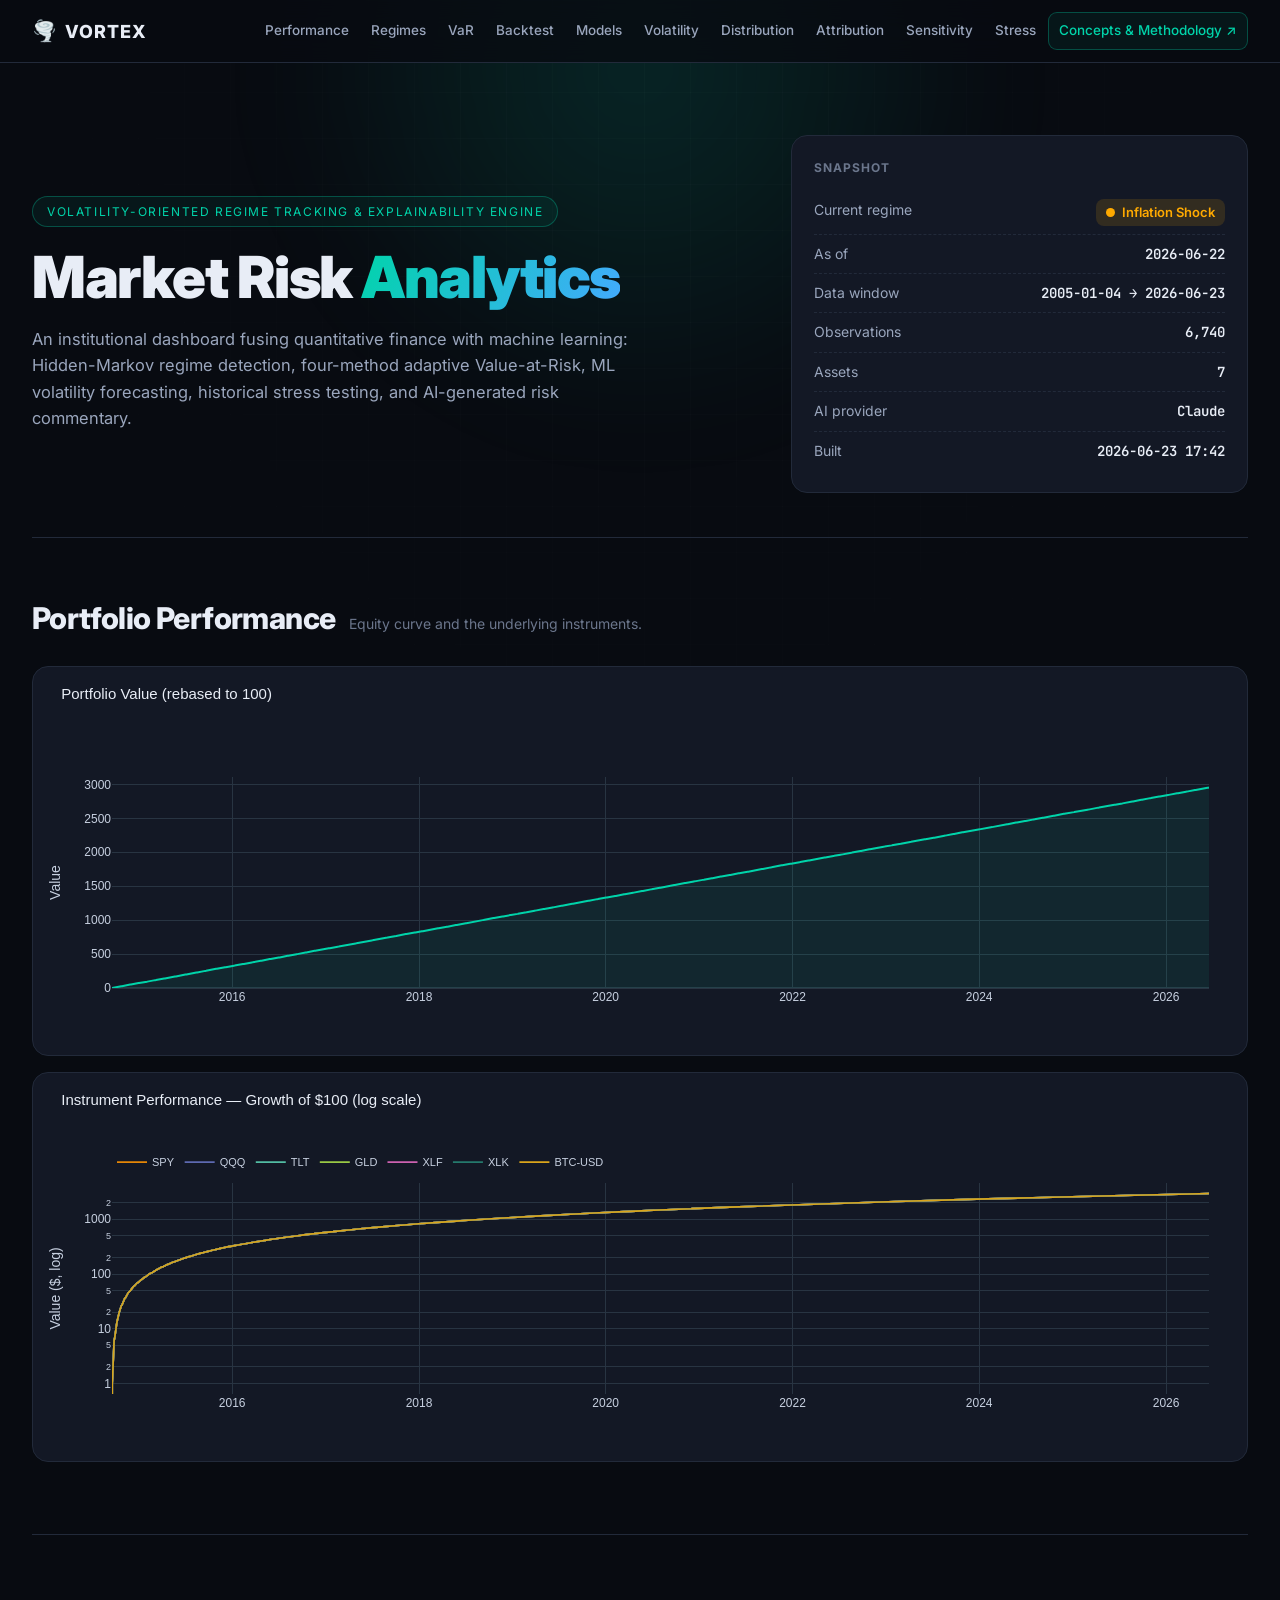
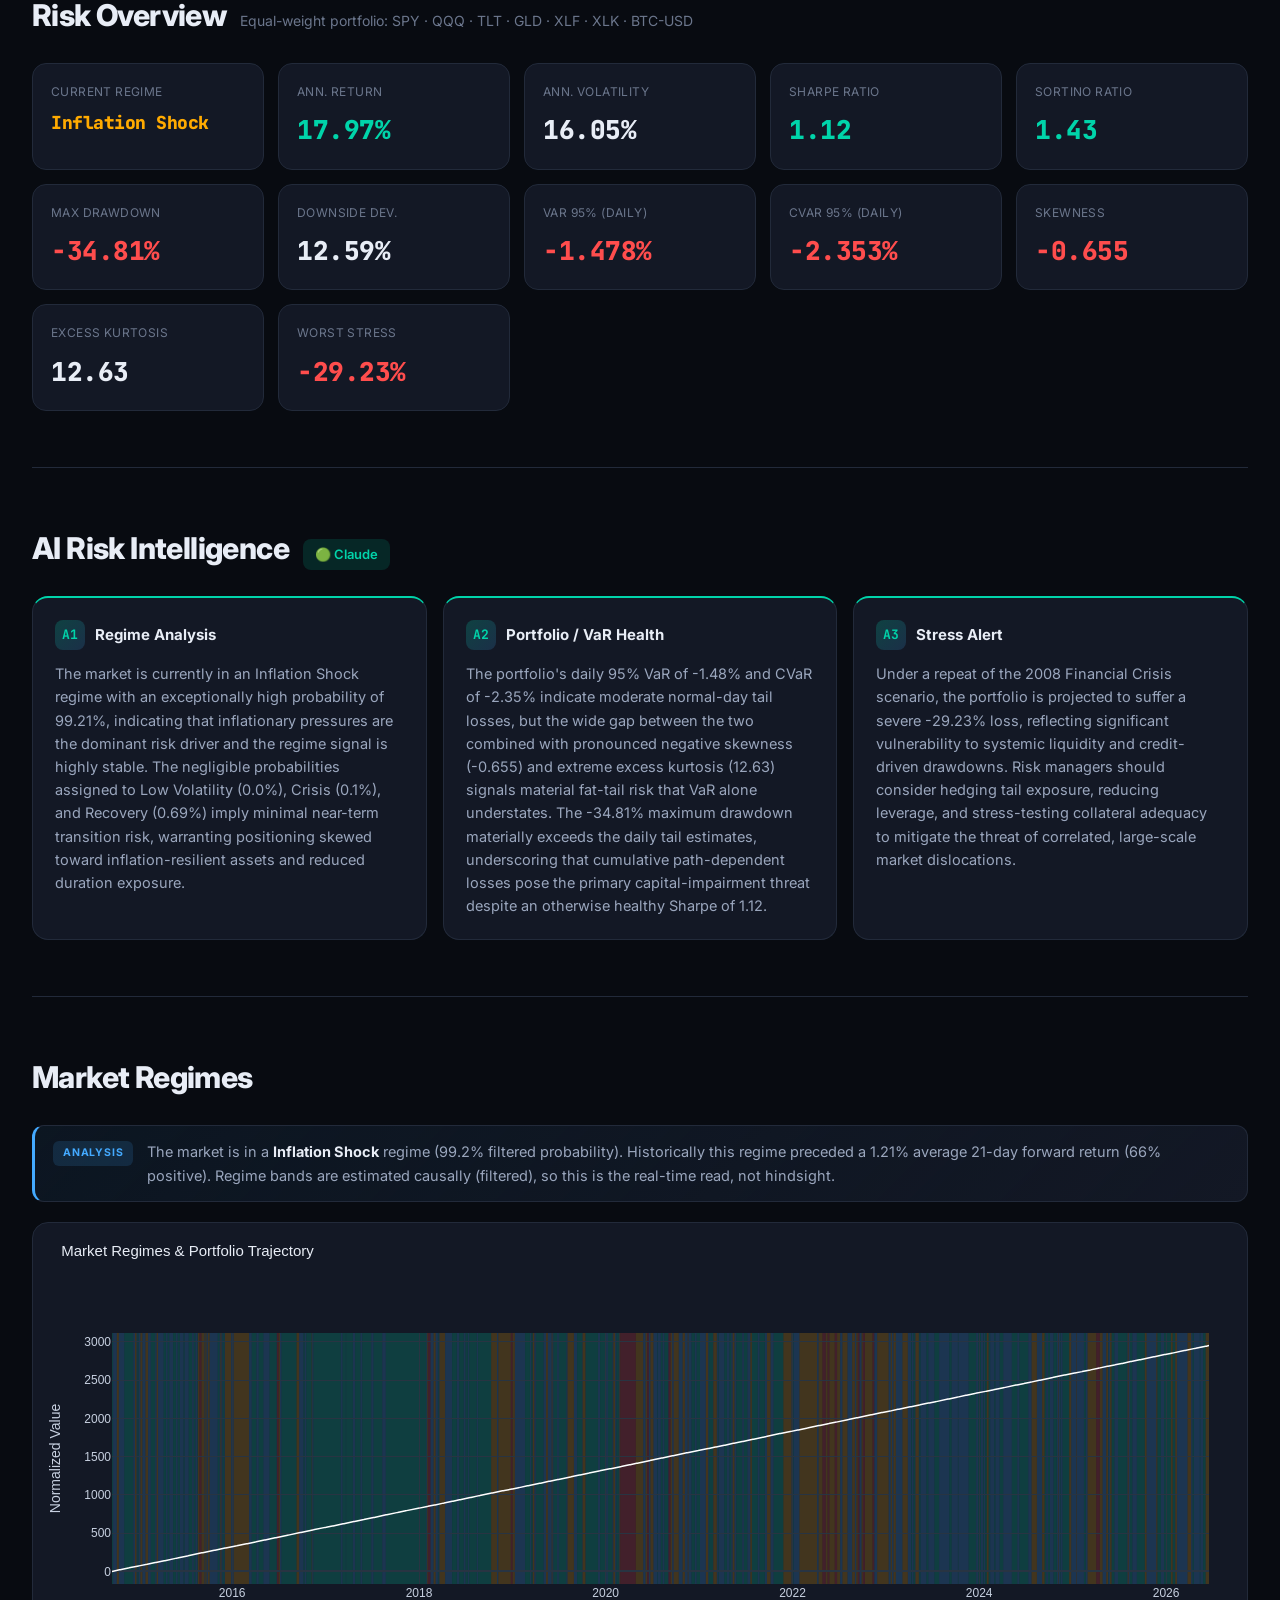
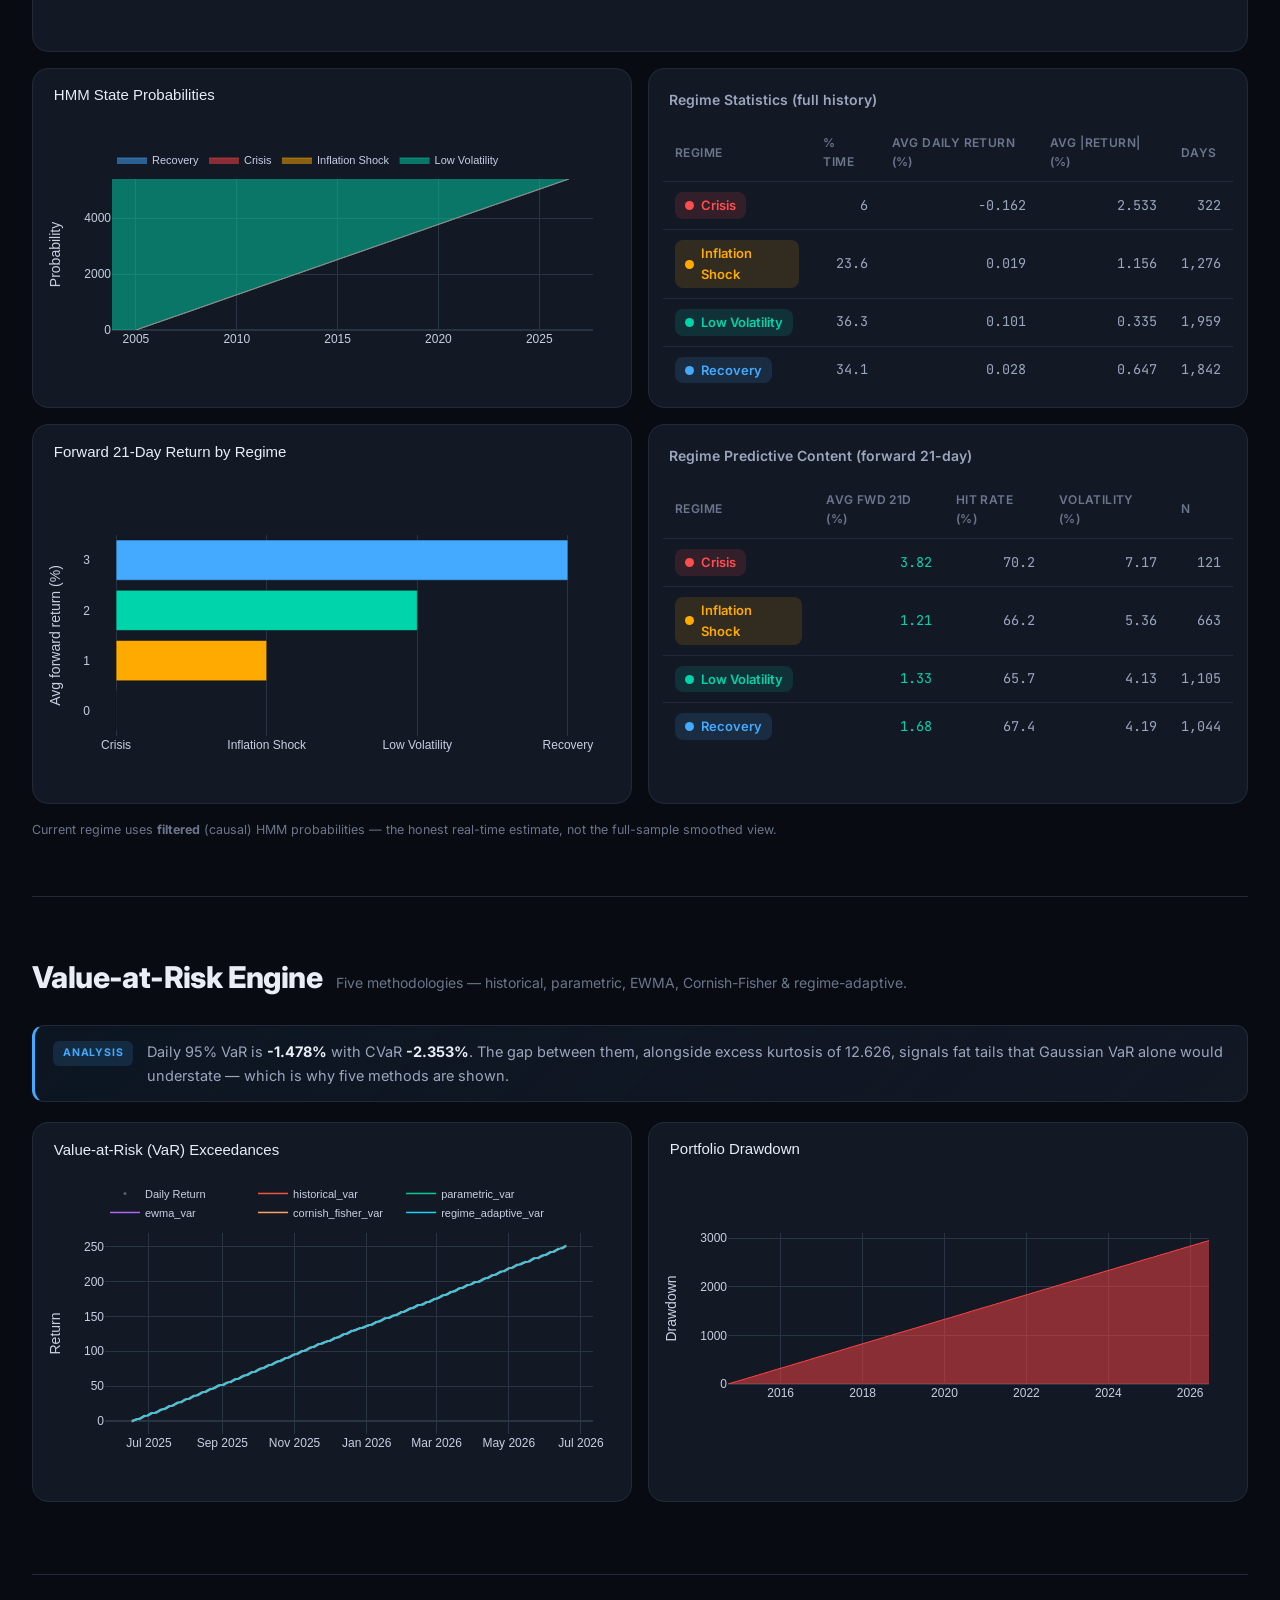
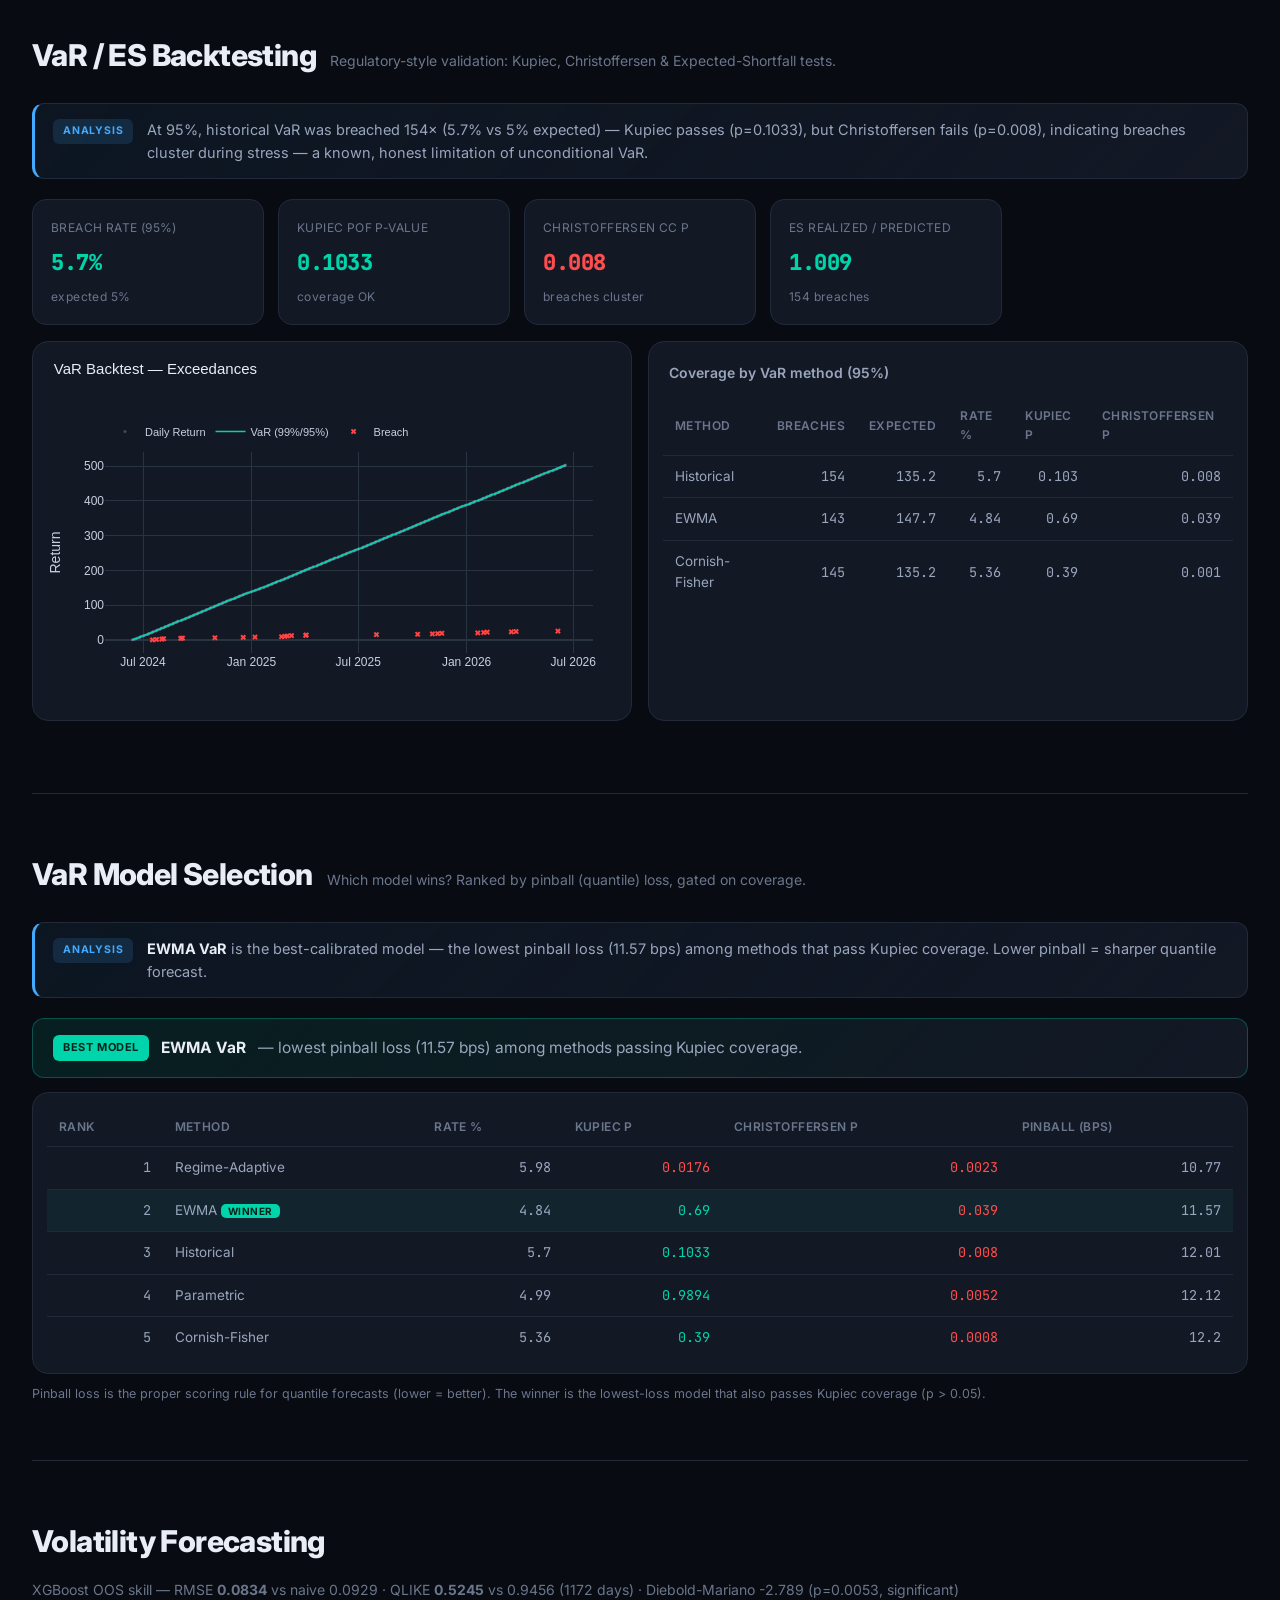
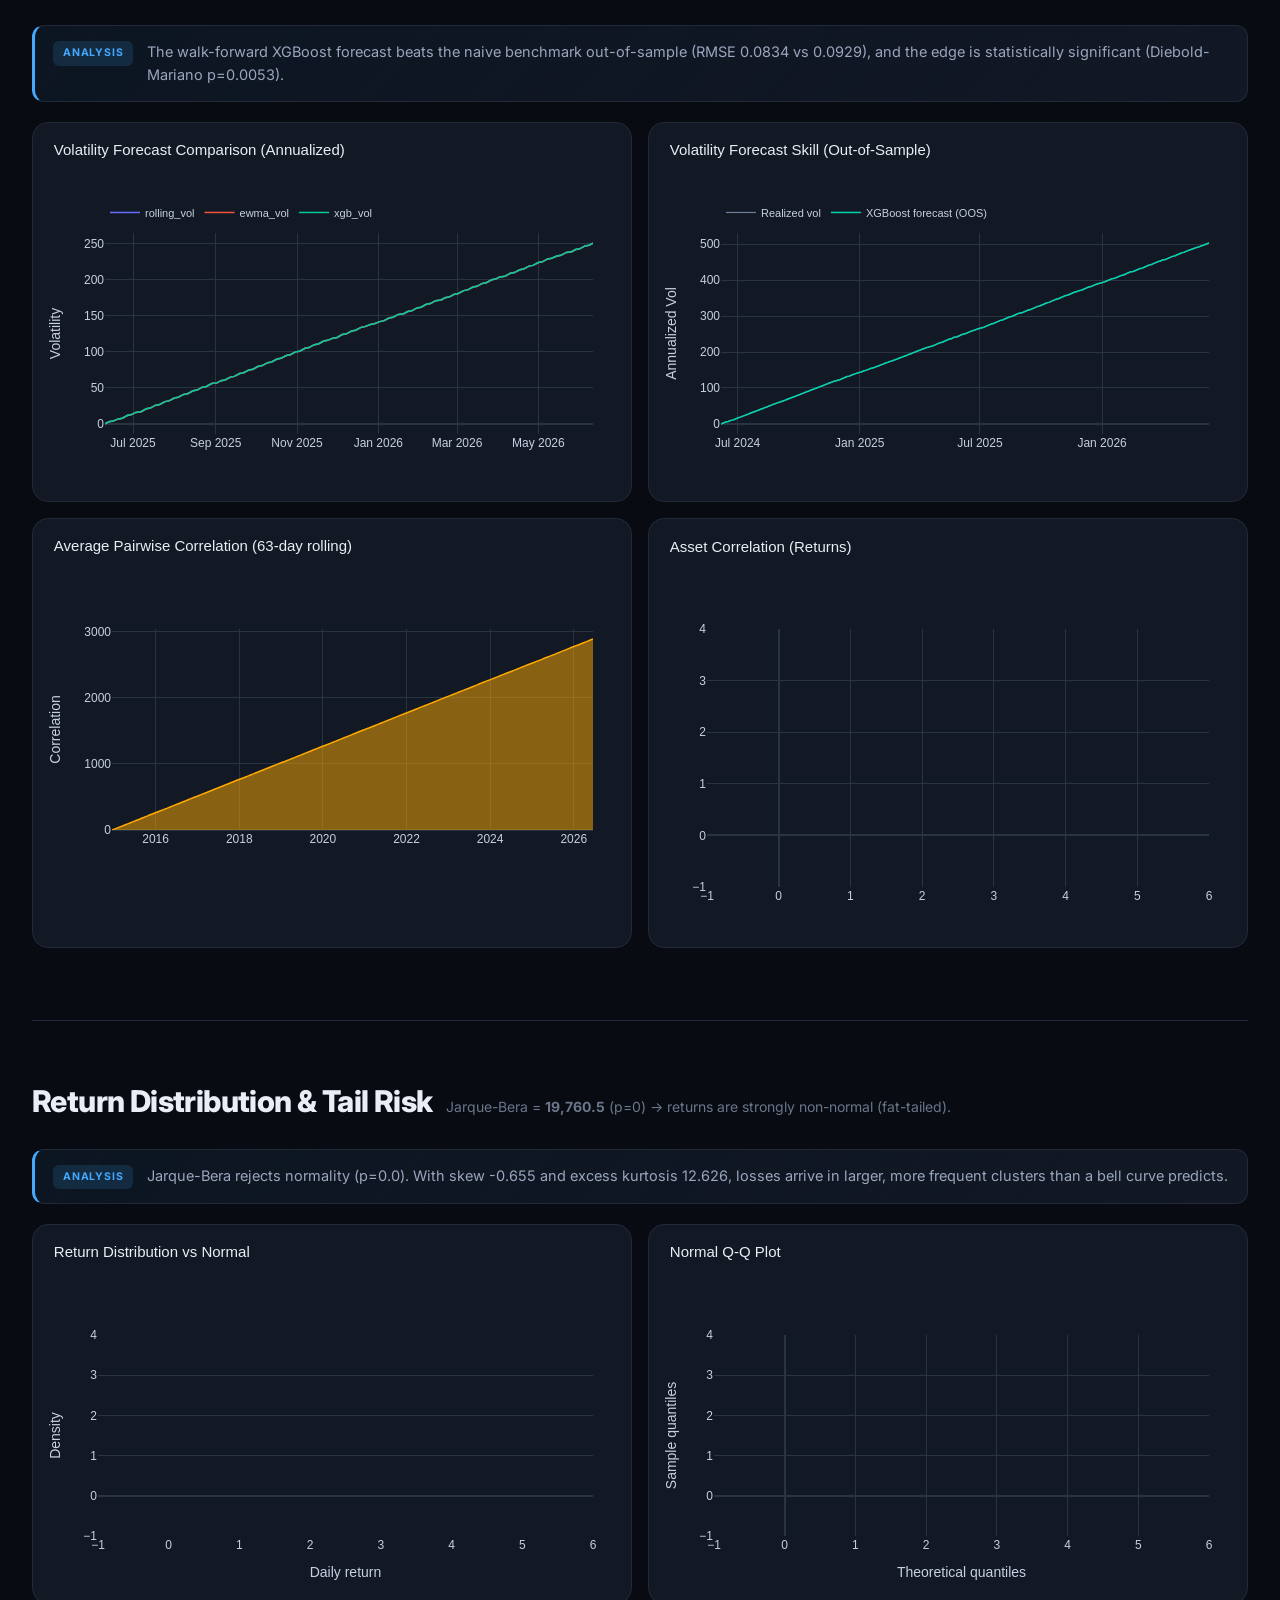
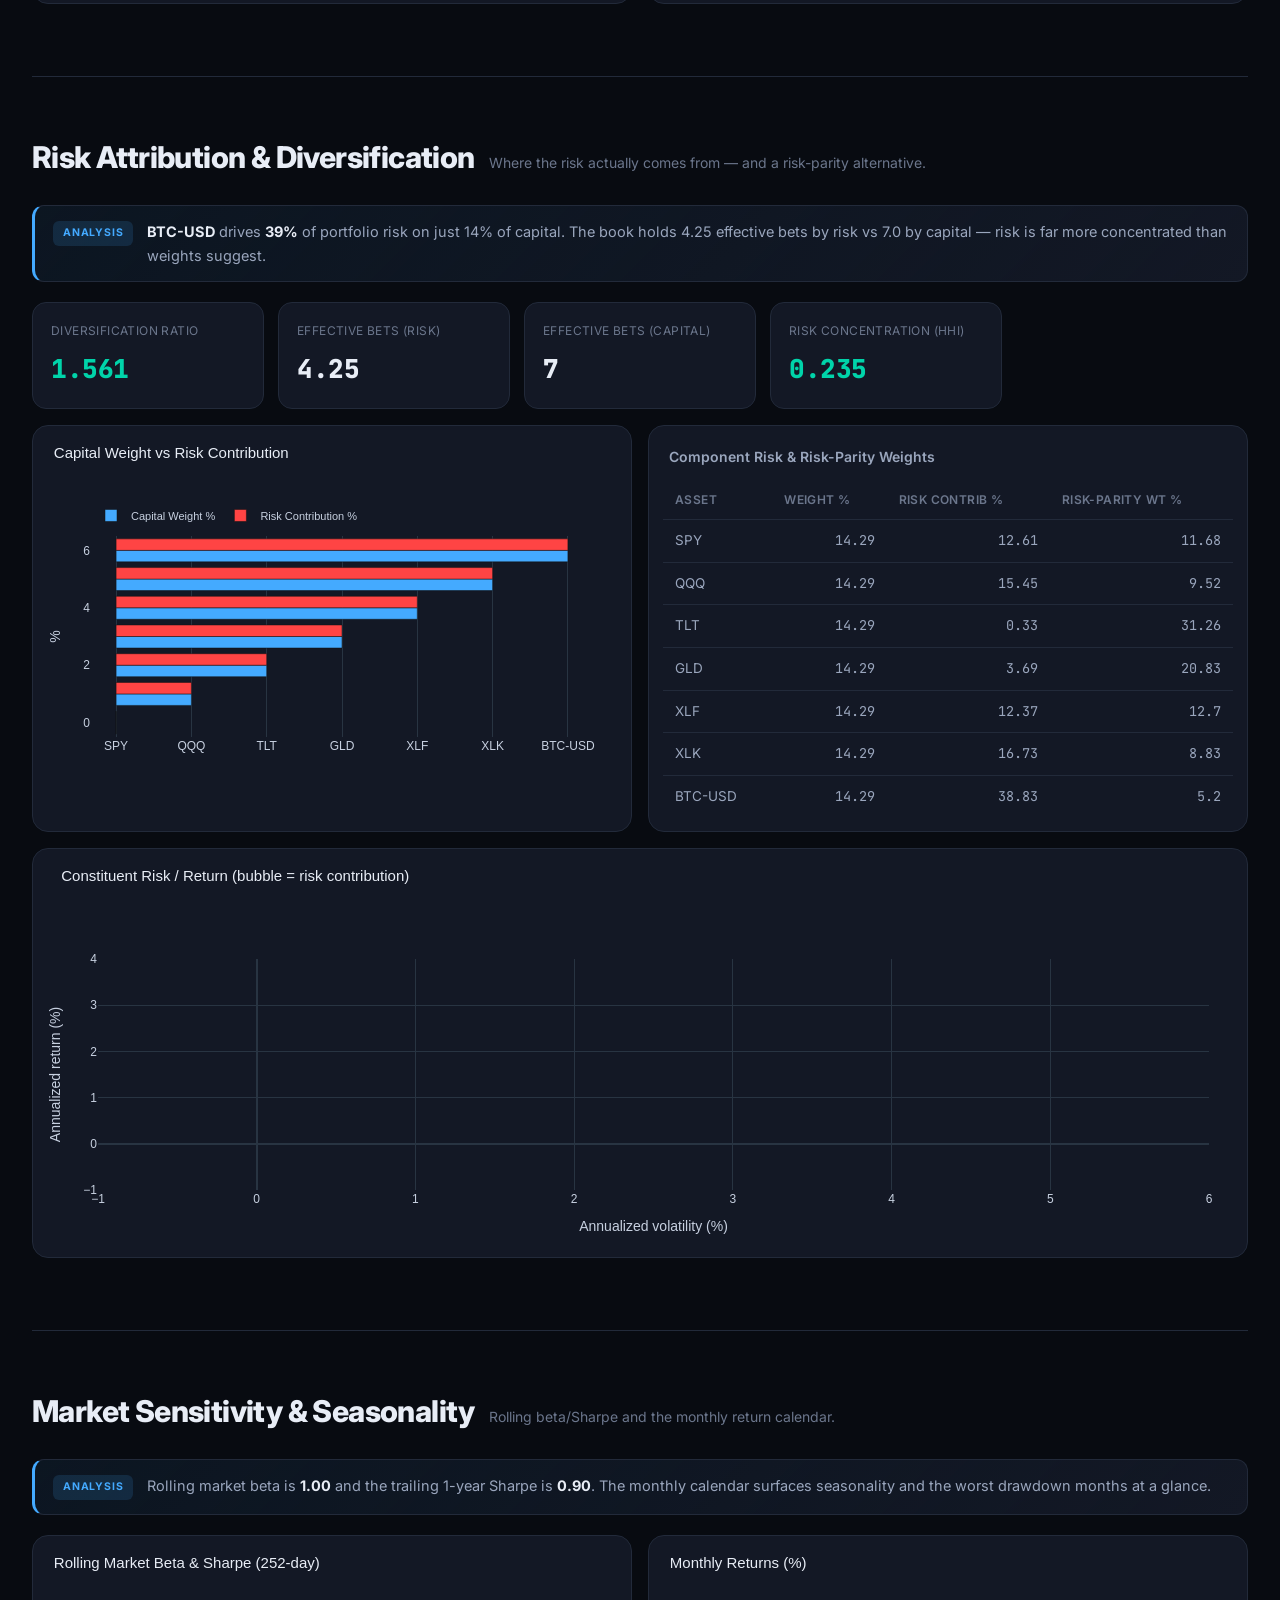
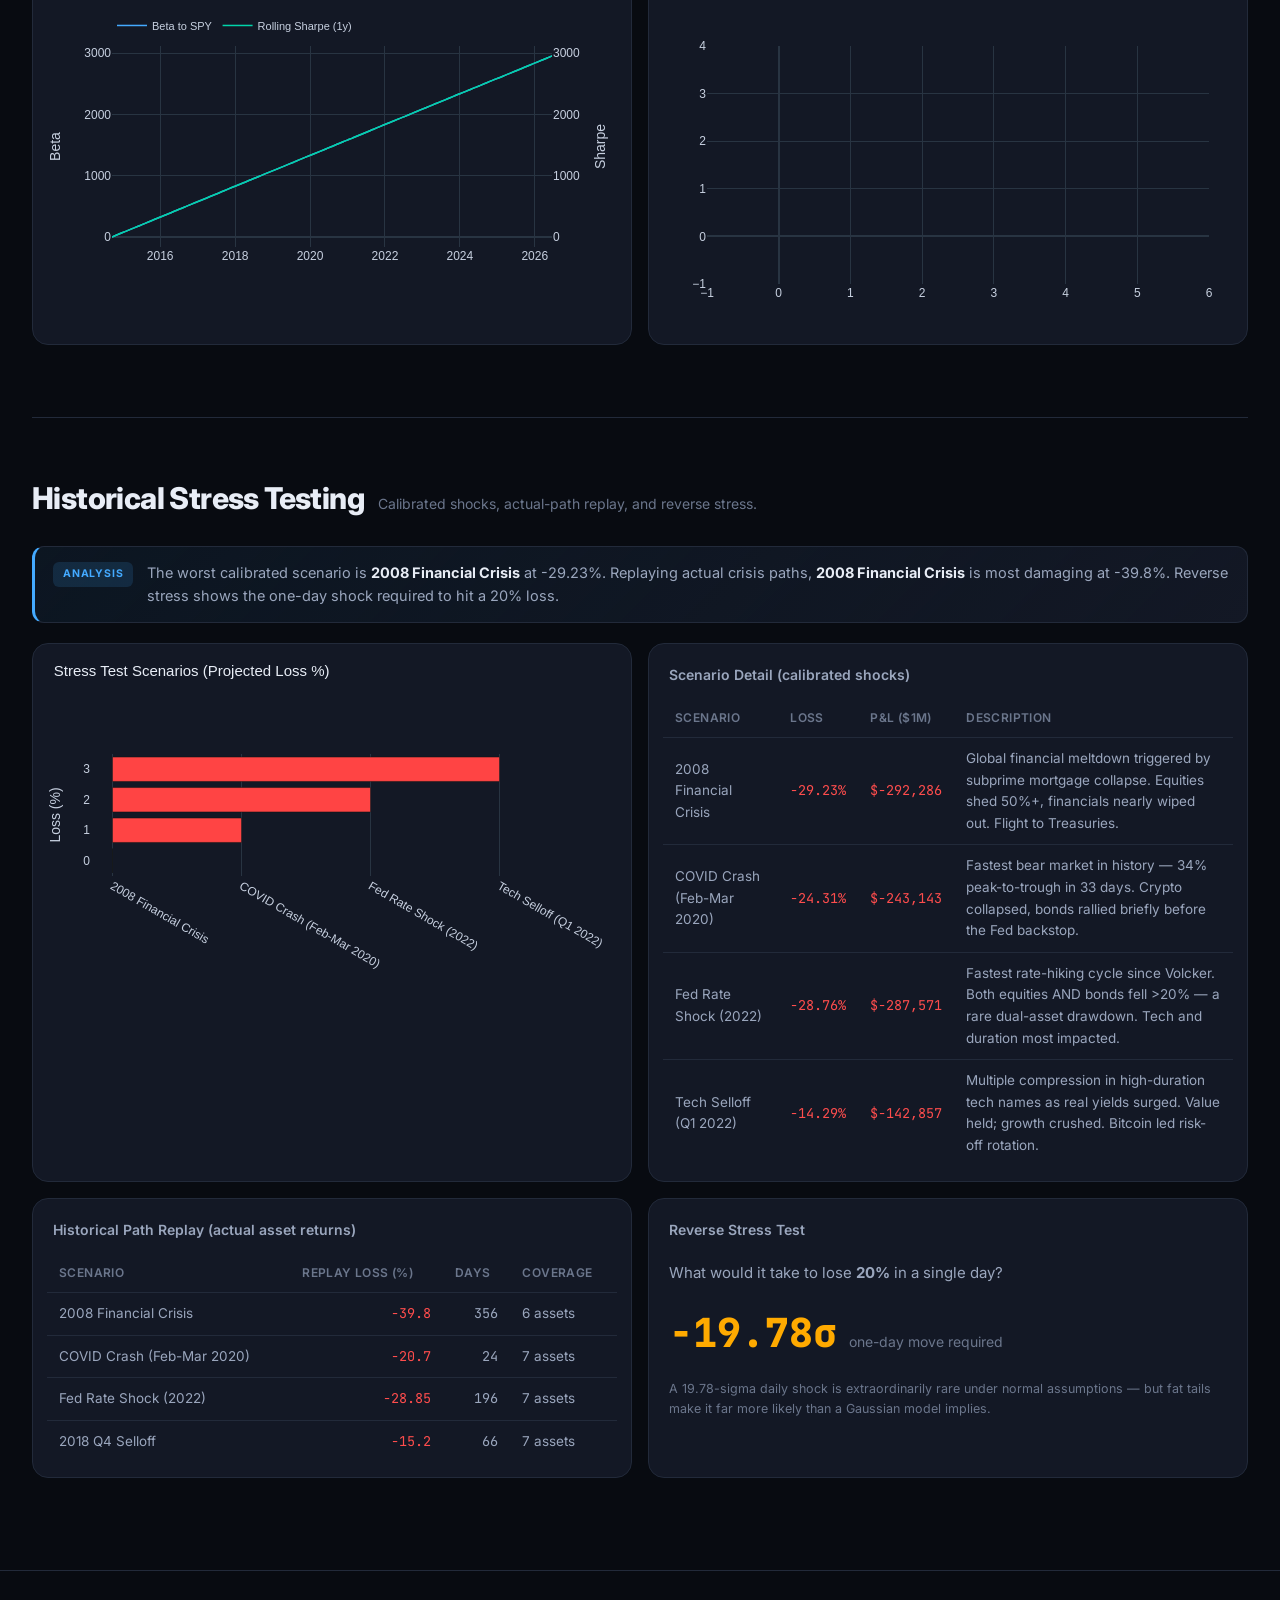
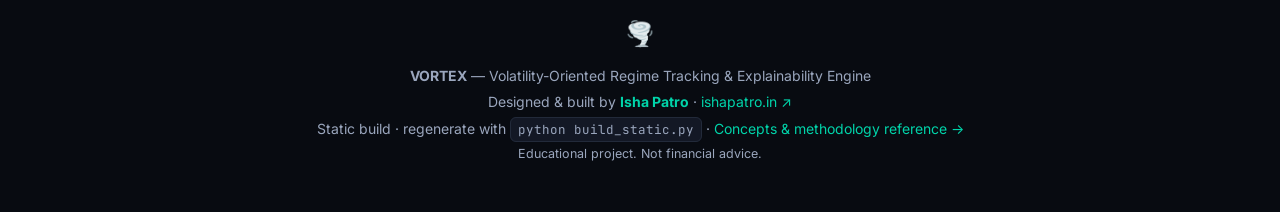
<file: index.html>
<!DOCTYPE html>
<html lang="en">
<head>
  <meta charset="UTF-8" />
  <meta name="viewport" content="width=device-width, initial-scale=1.0" />
  <title>VORTEX — Market Risk Analytics Dashboard</title>
  <meta name="description" content="VORTEX: institutional market-risk dashboard — regime detection (HMM), adaptive Value-at-Risk, volatility forecasting, stress testing, and AI risk commentary." />
  <link rel="preconnect" href="https://fonts.googleapis.com" />
  <link rel="preconnect" href="https://fonts.gstatic.com" crossorigin />
  <link href="https://fonts.googleapis.com/css2?family=Inter:wght@400;500;600;700;800;900&family=JetBrains+Mono:wght@400;500;600&display=swap" rel="stylesheet" />
  <link rel="stylesheet" href="assets/dashboard.css" />
  <!-- Plotly.js for client-side interactive charts (GitHub Pages friendly) -->
  <script src="https://cdn.plot.ly/plotly-2.35.2.min.js" charset="utf-8"></script>
  <!-- Pre-baked analytics payload (generated by build_static.py) -->
  <script src="assets/data.js"></script>
</head>
<body>
  <div class="bg-grid" aria-hidden="true"></div>
  <div class="bg-glow" aria-hidden="true"></div>

  <!-- Top bar -->
  <header class="topbar">
    <div class="topbar-inner">
      <a class="brand" href="#top">
        <span class="brand-mark">🌪️</span>
        <span class="brand-text">VORTEX</span>
      </a>
      <nav class="topnav">
        <a href="#performance">Performance</a>
        <a href="#regimes">Regimes</a>
        <a href="#var">VaR</a>
        <a href="#backtest">Backtest</a>
        <a href="#models">Models</a>
        <a href="#vol">Volatility</a>
        <a href="#distribution">Distribution</a>
        <a href="#risk">Attribution</a>
        <a href="#sensitivity">Sensitivity</a>
        <a href="#stress">Stress</a>
        <a href="site/index.html" class="nav-pill">Concepts &amp; Methodology ↗</a>
      </nav>
    </div>
  </header>

  <main id="top">
    <!-- Hero / status strip -->
    <section class="hero">
      <div class="hero-text">
        <span class="eyebrow">Volatility-Oriented Regime Tracking &amp; Explainability Engine</span>
        <h1>Market Risk <span class="grad">Analytics</span></h1>
        <p class="lede">
          An institutional dashboard fusing quantitative finance with machine learning:
          Hidden-Markov regime detection, four-method adaptive Value-at-Risk, ML volatility
          forecasting, historical stress testing, and AI-generated risk commentary.
        </p>
      </div>
      <div class="meta-card" id="metaCard">
        <!-- populated by JS -->
      </div>
    </section>

    <!-- PERFORMANCE: portfolio value + instruments -->
    <section class="block" id="performance">
      <div class="block-head"><h2>Portfolio Performance</h2>
        <span class="muted">Equity curve and the underlying instruments.</span>
      </div>
      <div class="chart-row">
        <div class="chart-card wide"><div class="plot" id="plotPortfolio"></div></div>
      </div>
      <div class="chart-row">
        <div class="chart-card wide"><div class="plot" id="plotInstruments"></div></div>
      </div>
    </section>

    <!-- OVERVIEW: KPI metrics -->
    <section class="block" id="overview">
      <div class="block-head">
        <h2>Risk Overview</h2>
        <span class="muted" id="portfolioLine"></span>
      </div>
      <div class="kpi-grid" id="kpiGrid"></div>
    </section>

    <!-- AI Commentary -->
    <section class="block" id="ai">
      <div class="block-head">
        <h2>AI Risk Intelligence</h2>
        <span class="provider-badge" id="providerBadge"></span>
      </div>
      <div class="ai-grid">
        <article class="ai-card">
          <h3><span class="ai-tag">A1</span> Regime Analysis</h3>
          <p id="aiRegime"></p>
        </article>
        <article class="ai-card">
          <h3><span class="ai-tag">A2</span> Portfolio / VaR Health</h3>
          <p id="aiVar"></p>
        </article>
        <article class="ai-card">
          <h3><span class="ai-tag">A3</span> Stress Alert</h3>
          <p id="aiStress"></p>
        </article>
      </div>
    </section>

    <!-- REGIMES -->
    <section class="block" id="regimes">
      <div class="block-head"><h2>Market Regimes</h2></div>
      <div class="analysis" id="anRegimes"></div>
      <div class="chart-row">
        <div class="chart-card wide"><div class="plot" id="plotRegimeTimeline"></div></div>
      </div>
      <div class="chart-row two">
        <div class="chart-card"><div class="plot" id="plotRegimeProb"></div></div>
        <div class="chart-card">
          <h3 class="chart-title">Regime Statistics (full history)</h3>
          <div class="table-wrap"><table id="regimeTable"></table></div>
        </div>
      </div>
      <div class="chart-row two">
        <div class="chart-card"><div class="plot" id="plotRegimeFwd"></div></div>
        <div class="chart-card">
          <h3 class="chart-title">Regime Predictive Content (forward 21-day)</h3>
          <div class="table-wrap"><table id="regimeFwdTable"></table></div>
        </div>
      </div>
      <p class="muted small" style="margin-top:10px">Current regime uses <strong>filtered</strong> (causal) HMM probabilities — the honest real-time estimate, not the full-sample smoothed view.</p>
    </section>

    <!-- VAR -->
    <section class="block" id="var">
      <div class="block-head"><h2>Value-at-Risk Engine</h2>
        <span class="muted">Five methodologies — historical, parametric, EWMA, Cornish-Fisher &amp; regime-adaptive.</span>
      </div>
      <div class="analysis" id="anVar"></div>
      <div class="chart-row two">
        <div class="chart-card"><div class="plot" id="plotVar"></div></div>
        <div class="chart-card"><div class="plot" id="plotDrawdown"></div></div>
      </div>
    </section>

    <!-- VAR BACKTESTING -->
    <section class="block" id="backtest">
      <div class="block-head"><h2>VaR / ES Backtesting</h2>
        <span class="muted">Regulatory-style validation: Kupiec, Christoffersen &amp; Expected-Shortfall tests.</span>
      </div>
      <div class="analysis" id="anBacktest"></div>
      <div class="kpi-grid" id="btCards"></div>
      <div class="chart-row two" style="margin-top:16px">
        <div class="chart-card"><div class="plot" id="plotBacktest"></div></div>
        <div class="chart-card">
          <h3 class="chart-title">Coverage by VaR method (95%)</h3>
          <div class="table-wrap"><table id="btTable"></table></div>
        </div>
      </div>
    </section>

    <!-- MODEL SELECTION -->
    <section class="block" id="models">
      <div class="block-head"><h2>VaR Model Selection</h2>
        <span class="muted">Which model wins? Ranked by pinball (quantile) loss, gated on coverage.</span>
      </div>
      <div class="analysis" id="anModels"></div>
      <div id="leagueVerdict" class="verdict-banner"></div>
      <div class="chart-card" style="margin-top:14px">
        <div class="table-wrap"><table id="leagueTable"></table></div>
      </div>
      <p class="muted small" style="margin-top:10px">Pinball loss is the proper scoring rule for quantile forecasts (lower = better). The winner is the lowest-loss model that also passes Kupiec coverage (p &gt; 0.05).</p>
    </section>

    <!-- VOLATILITY -->
    <section class="block" id="vol">
      <div class="block-head"><h2>Volatility Forecasting</h2>
        <span class="muted" id="skillLine"></span>
      </div>
      <div class="analysis" id="anVol"></div>
      <div class="chart-row two">
        <div class="chart-card"><div class="plot" id="plotVol"></div></div>
        <div class="chart-card"><div class="plot" id="plotForecast"></div></div>
      </div>
      <div class="chart-row two">
        <div class="chart-card"><div class="plot" id="plotRollCorr"></div></div>
        <div class="chart-card"><div class="plot" id="plotCorr"></div></div>
      </div>
    </section>

    <!-- RETURN DISTRIBUTION -->
    <section class="block" id="distribution">
      <div class="block-head"><h2>Return Distribution &amp; Tail Risk</h2>
        <span class="muted" id="jbLine"></span>
      </div>
      <div class="analysis" id="anDist"></div>
      <div class="chart-row two">
        <div class="chart-card"><div class="plot" id="plotDist"></div></div>
        <div class="chart-card"><div class="plot" id="plotQQ"></div></div>
      </div>
    </section>

    <!-- RISK ATTRIBUTION -->
    <section class="block" id="risk">
      <div class="block-head"><h2>Risk Attribution &amp; Diversification</h2>
        <span class="muted">Where the risk actually comes from — and a risk-parity alternative.</span>
      </div>
      <div class="analysis" id="anRisk"></div>
      <div class="kpi-grid" id="divCards"></div>
      <div class="chart-row two" style="margin-top:16px">
        <div class="chart-card"><div class="plot" id="plotRisk"></div></div>
        <div class="chart-card">
          <h3 class="chart-title">Component Risk &amp; Risk-Parity Weights</h3>
          <div class="table-wrap"><table id="riskTable"></table></div>
        </div>
      </div>
      <div class="chart-row">
        <div class="chart-card wide"><div class="plot" id="plotConstituent"></div></div>
      </div>
    </section>

    <!-- MARKET SENSITIVITY -->
    <section class="block" id="sensitivity">
      <div class="block-head"><h2>Market Sensitivity &amp; Seasonality</h2>
        <span class="muted">Rolling beta/Sharpe and the monthly return calendar.</span>
      </div>
      <div class="analysis" id="anSens"></div>
      <div class="chart-row two">
        <div class="chart-card"><div class="plot" id="plotRollSharpe"></div></div>
        <div class="chart-card"><div class="plot" id="plotMonthly"></div></div>
      </div>
    </section>

    <!-- STRESS -->
    <section class="block" id="stress">
      <div class="block-head"><h2>Historical Stress Testing</h2>
        <span class="muted">Calibrated shocks, actual-path replay, and reverse stress.</span>
      </div>
      <div class="analysis" id="anStress"></div>
      <div class="chart-row two">
        <div class="chart-card"><div class="plot" id="plotStress"></div></div>
        <div class="chart-card">
          <h3 class="chart-title">Scenario Detail (calibrated shocks)</h3>
          <div class="table-wrap"><table id="stressTable"></table></div>
        </div>
      </div>
      <div class="chart-row two">
        <div class="chart-card">
          <h3 class="chart-title">Historical Path Replay (actual asset returns)</h3>
          <div class="table-wrap"><table id="replayTable"></table></div>
        </div>
        <div class="chart-card">
          <h3 class="chart-title">Reverse Stress Test</h3>
          <div id="reverseBox" class="reverse-box"></div>
        </div>
      </div>
    </section>
  </main>

  <footer class="footer">
    <div class="footer-inner">
      <span class="brand-mark">🌪️</span>
      <p><strong>VORTEX</strong> — Volatility-Oriented Regime Tracking &amp; Explainability Engine</p>
      <p class="byline">Designed &amp; built by <a href="https://ishapatro.in/" target="_blank" rel="noopener"><strong>Isha Patro</strong></a> · <a href="https://ishapatro.in/" target="_blank" rel="noopener">ishapatro.in ↗</a></p>
      <p class="muted">Static build · regenerate with <code>python build_static.py</code> · <a href="site/index.html">Concepts &amp; methodology reference →</a></p>
      <p class="muted small">Educational project. Not financial advice.</p>
    </div>
  </footer>

  <script src="assets/dashboard.js"></script>
</body>
</html>
</file>
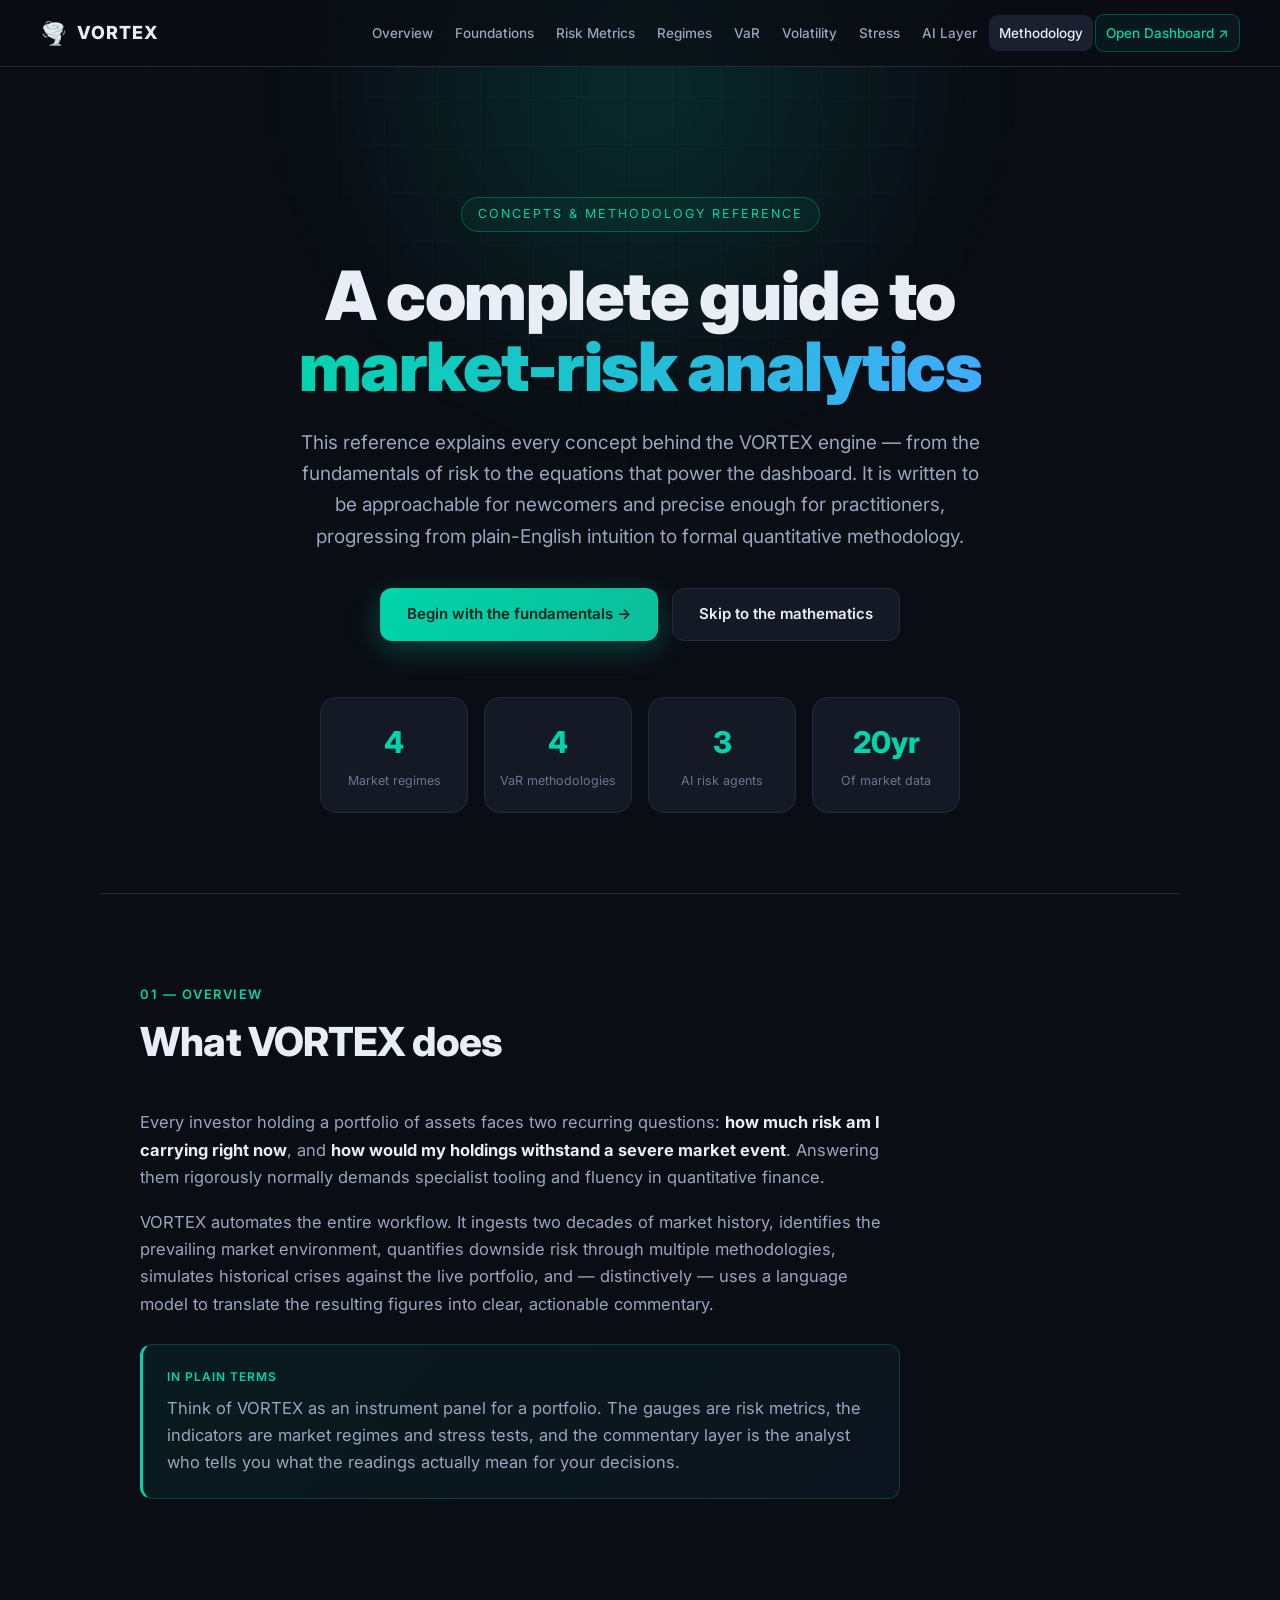
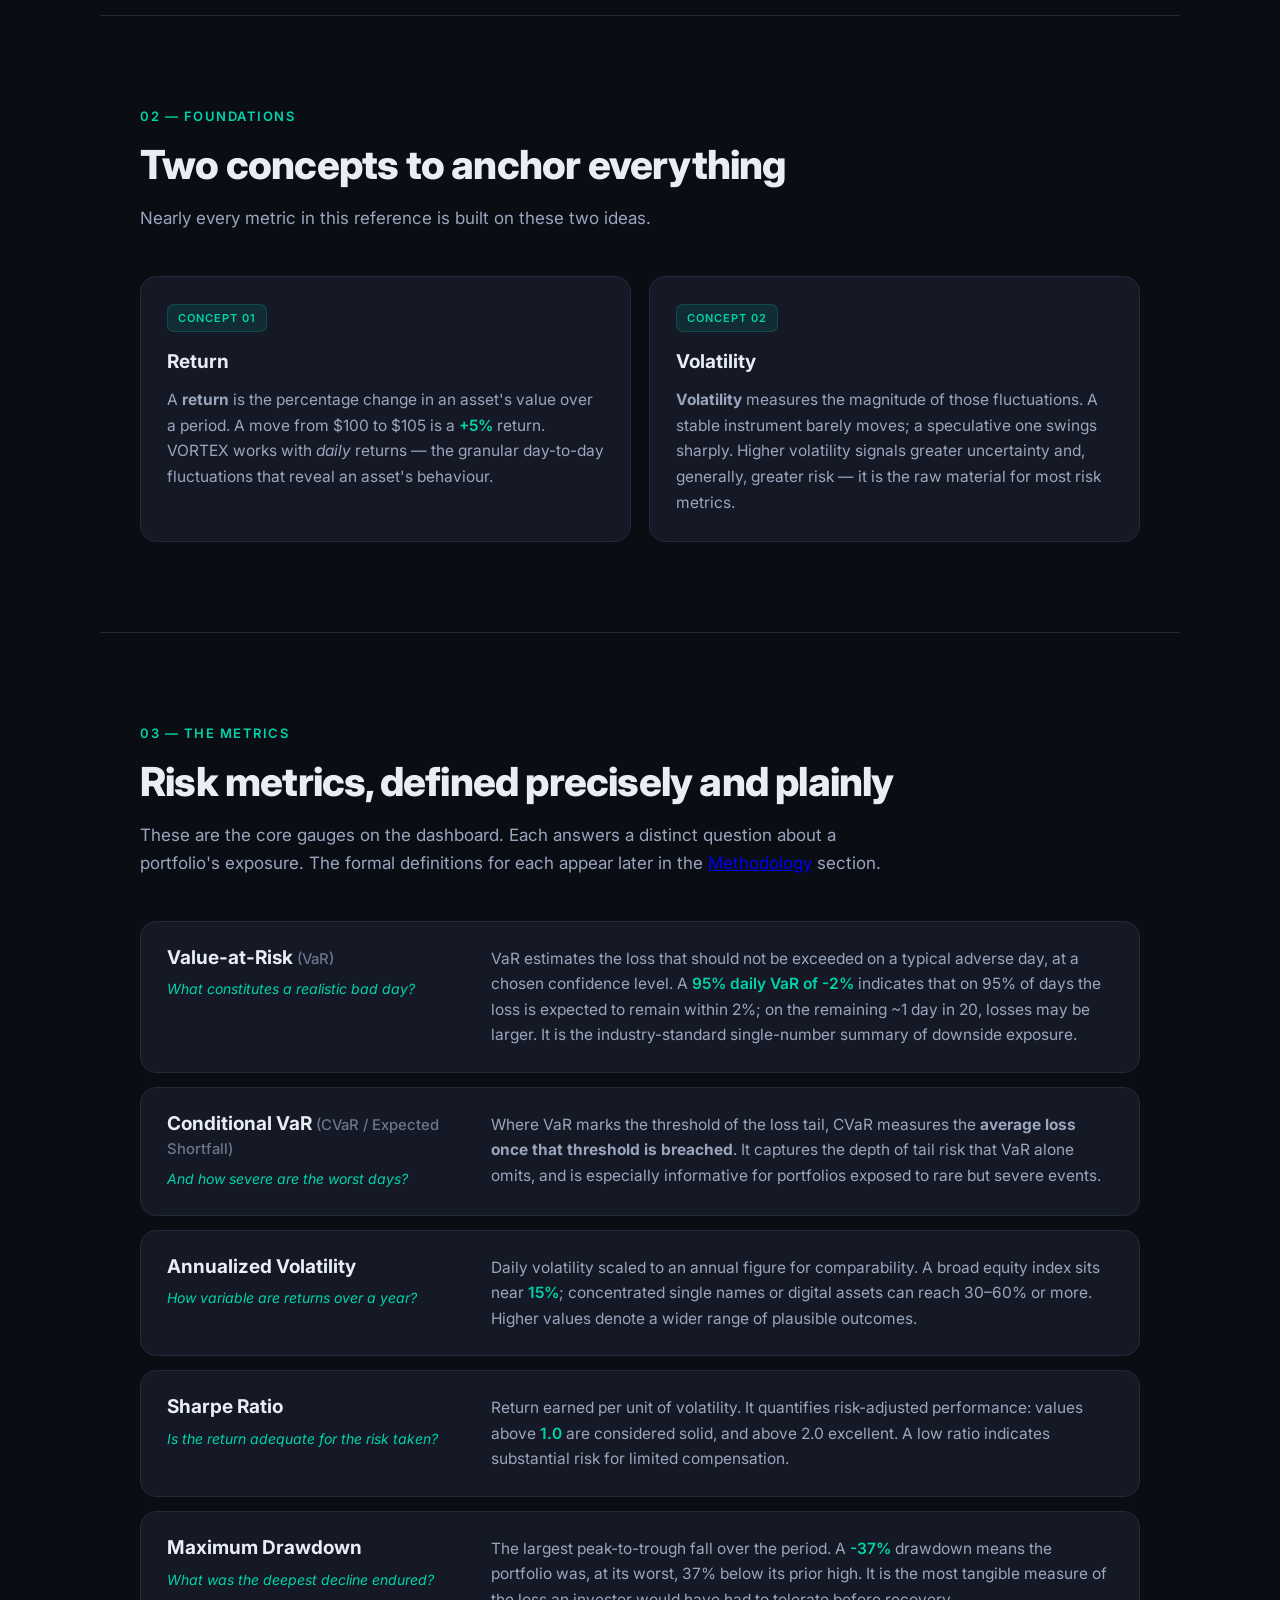
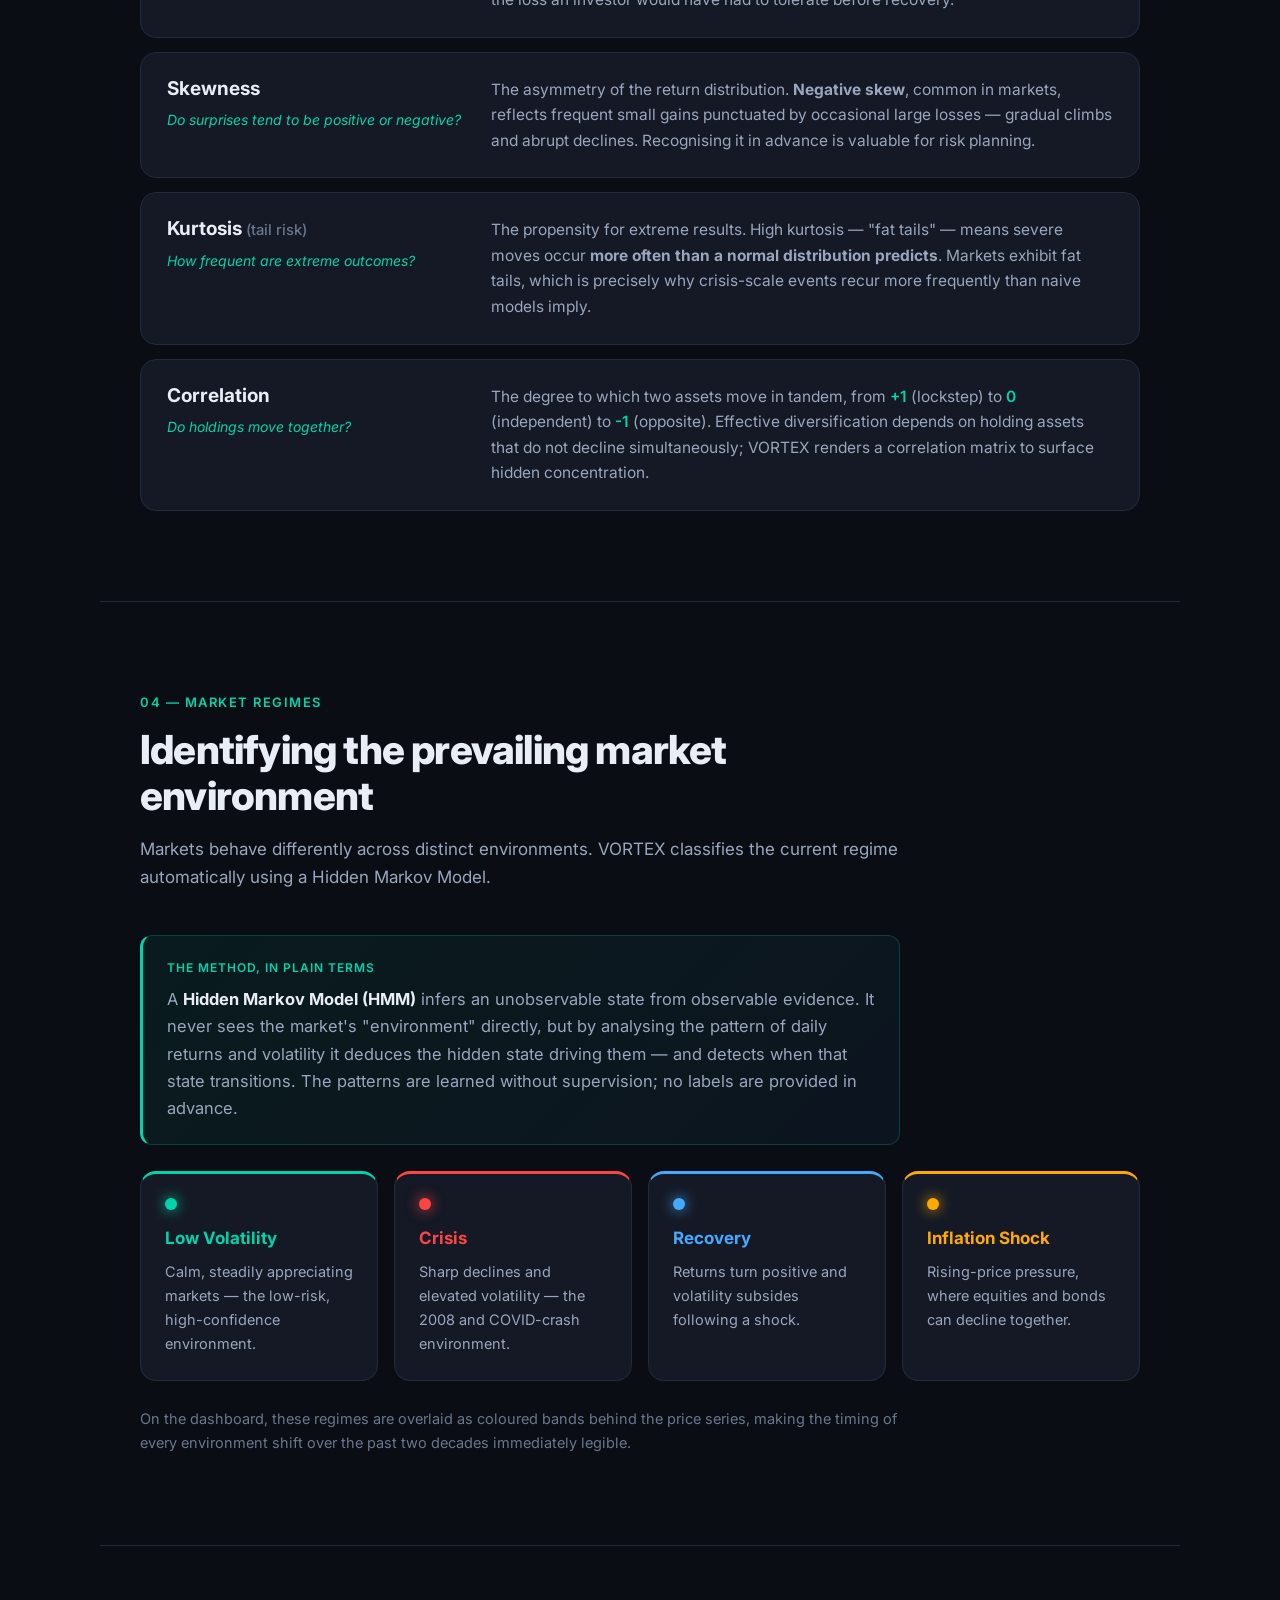
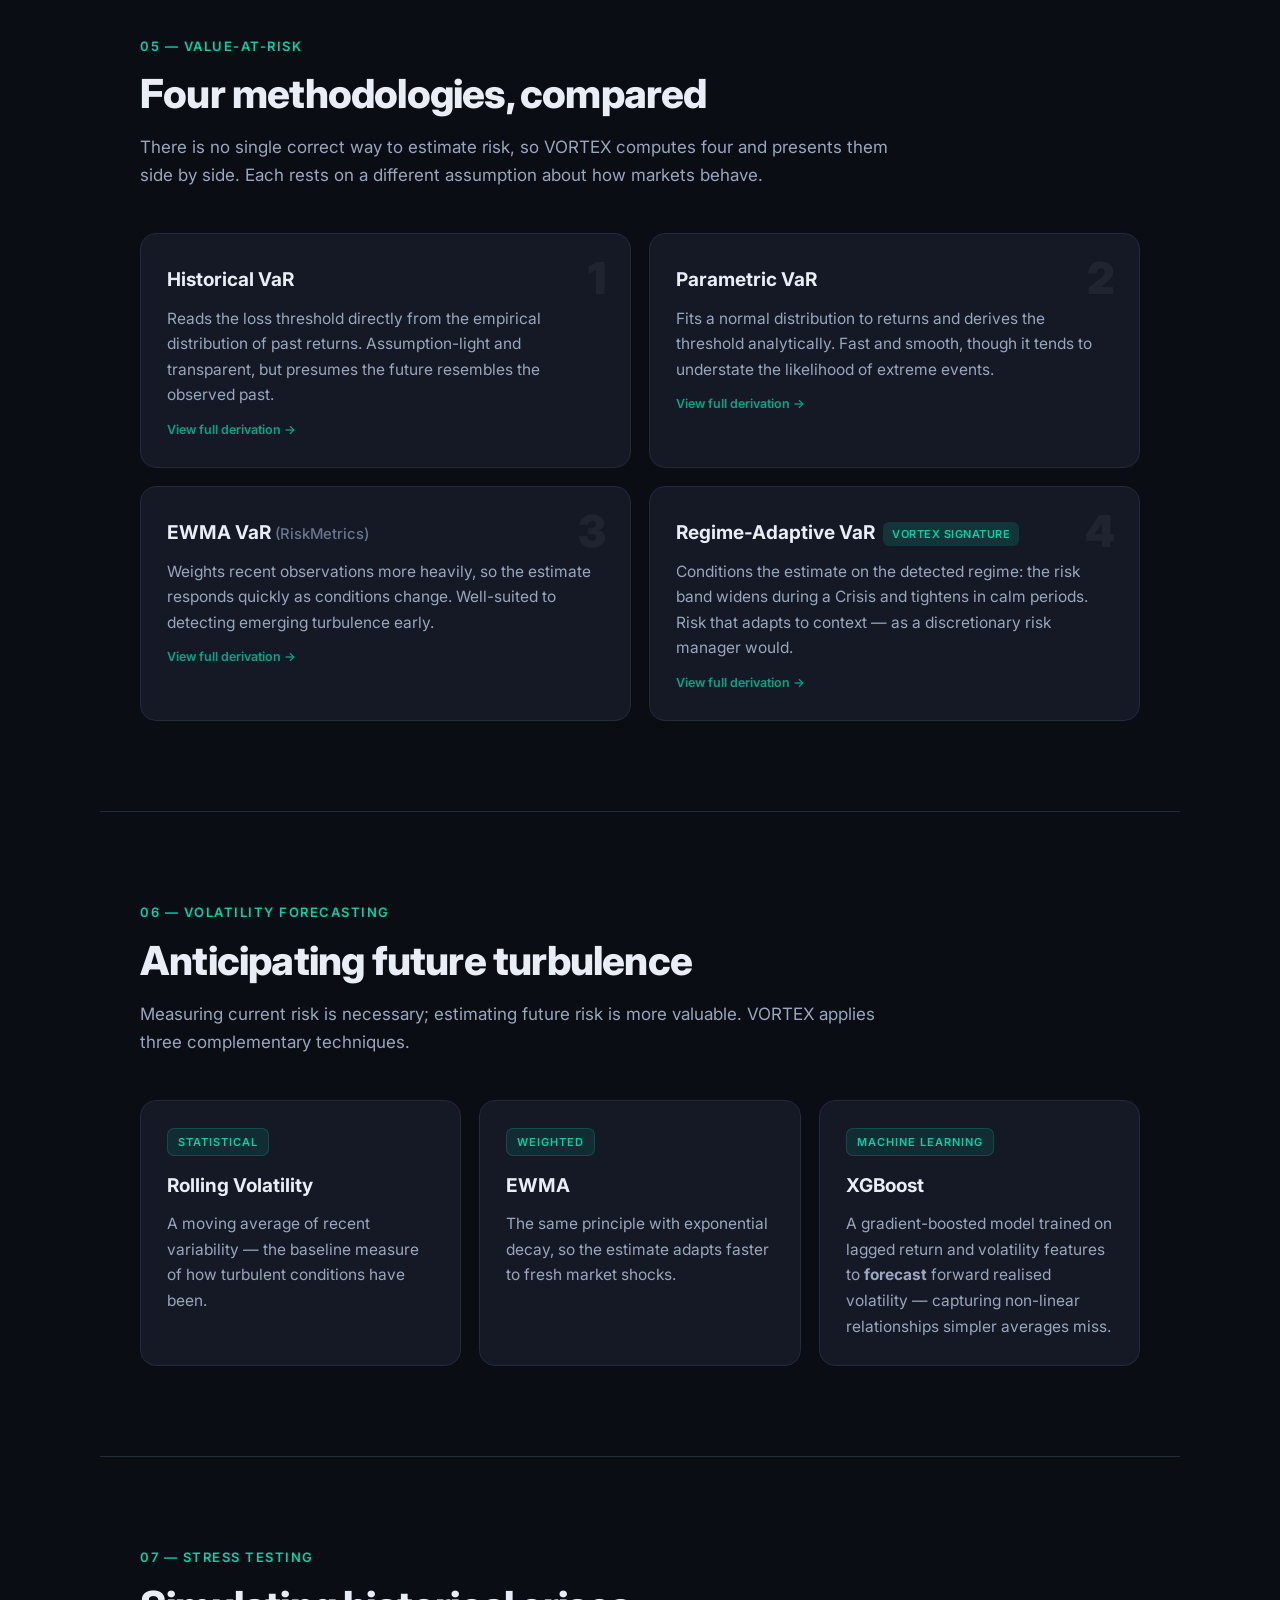
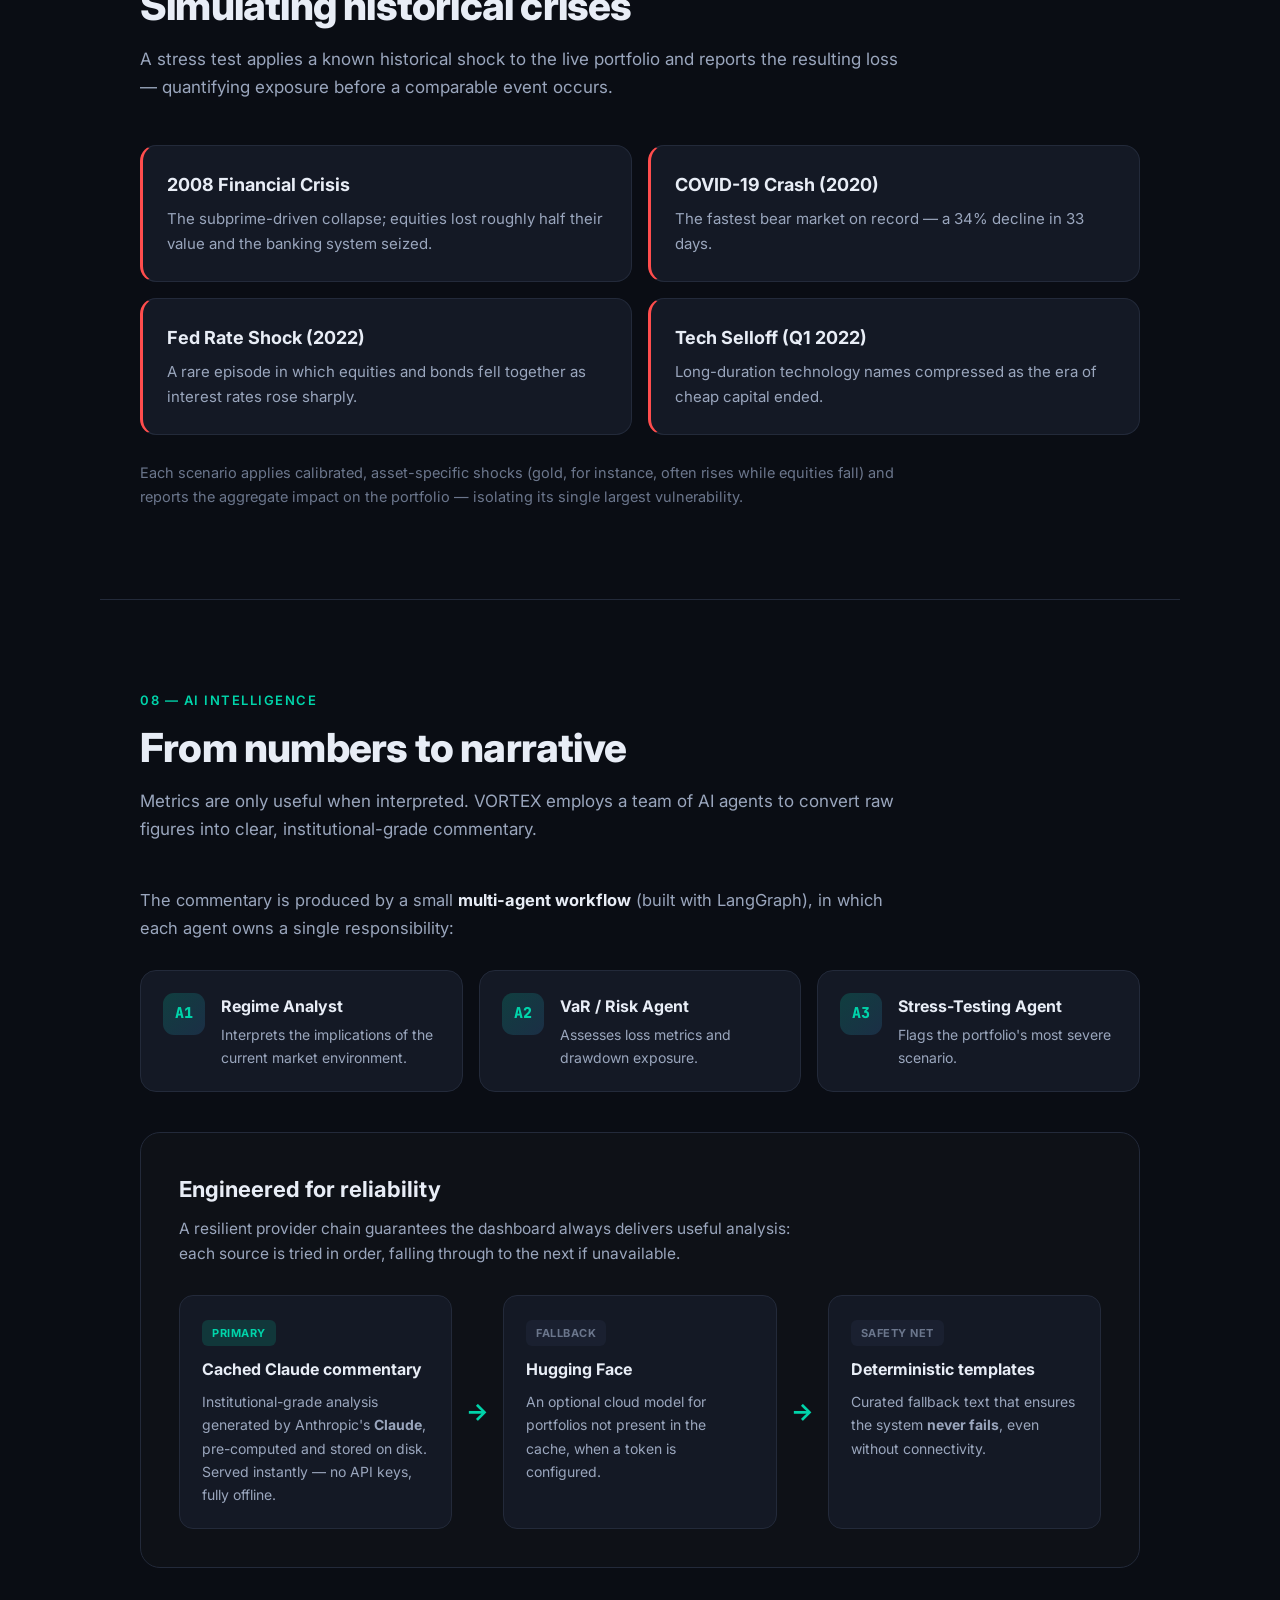
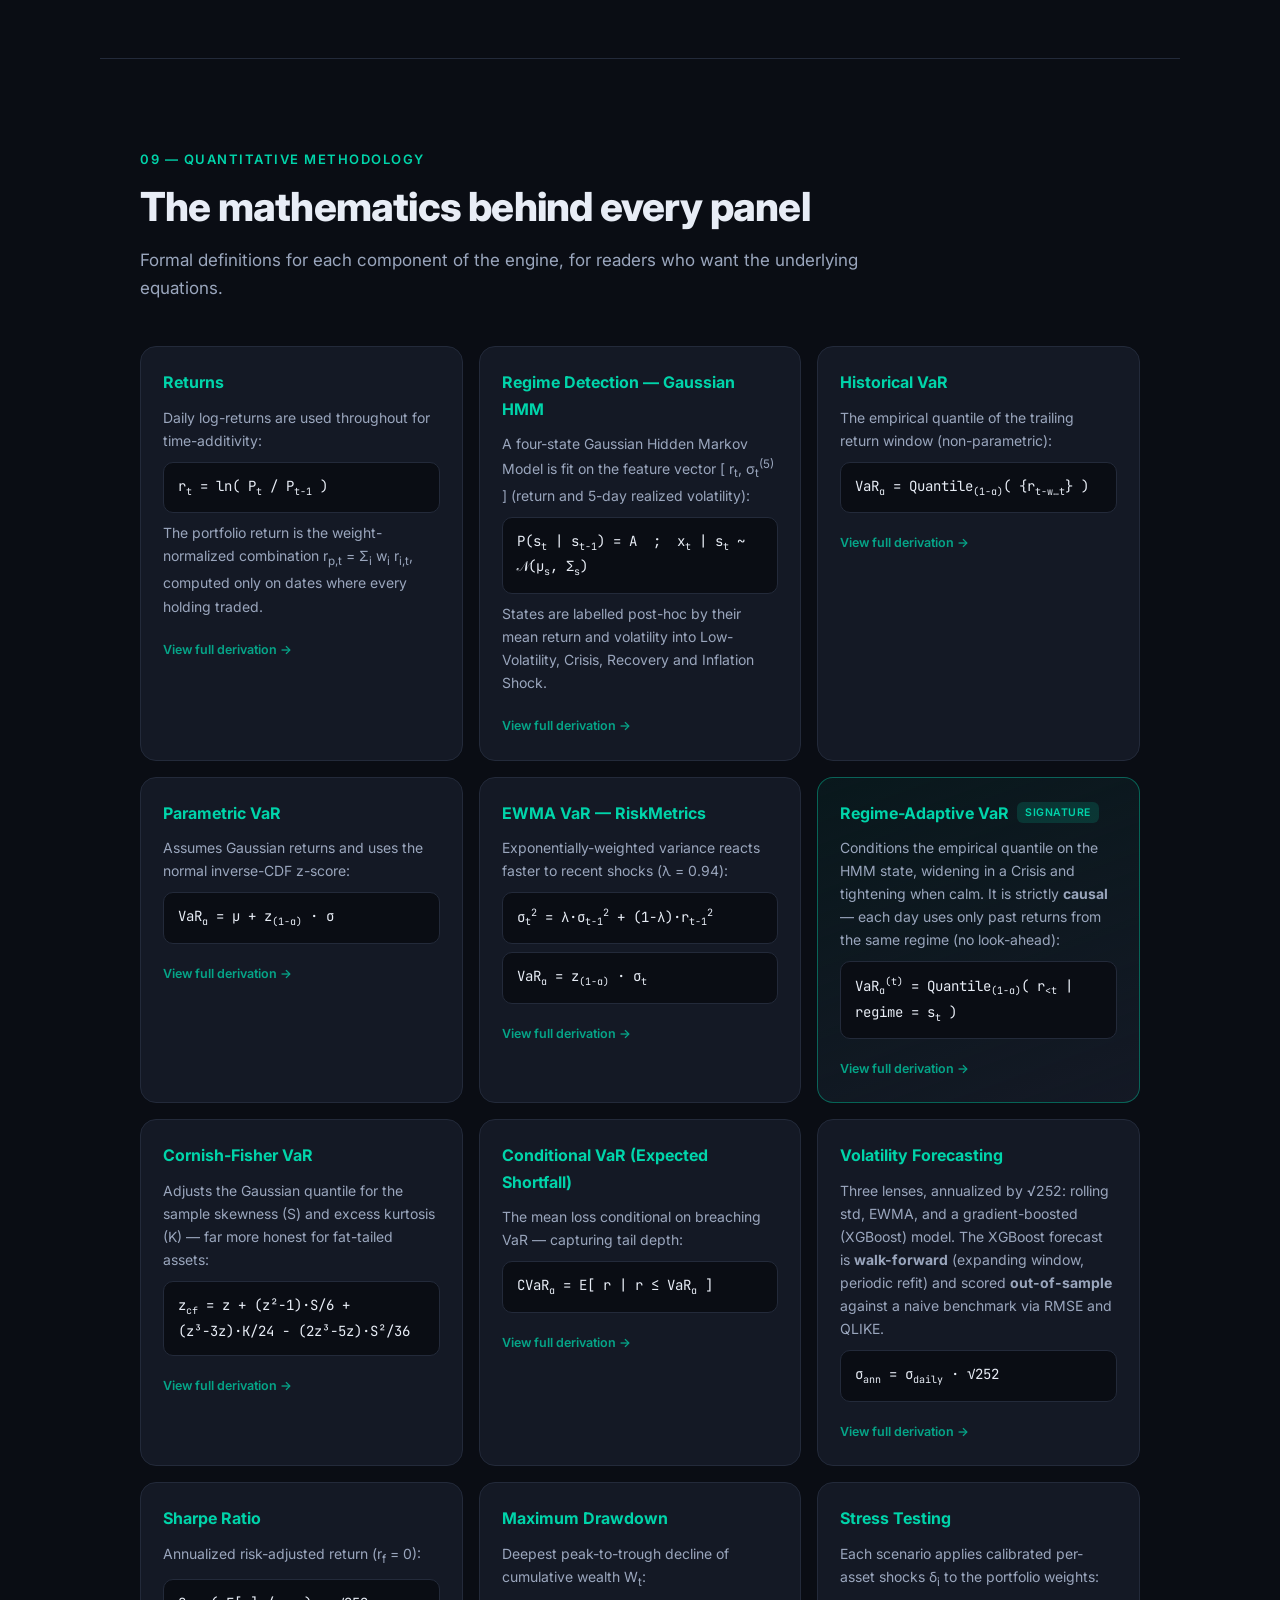
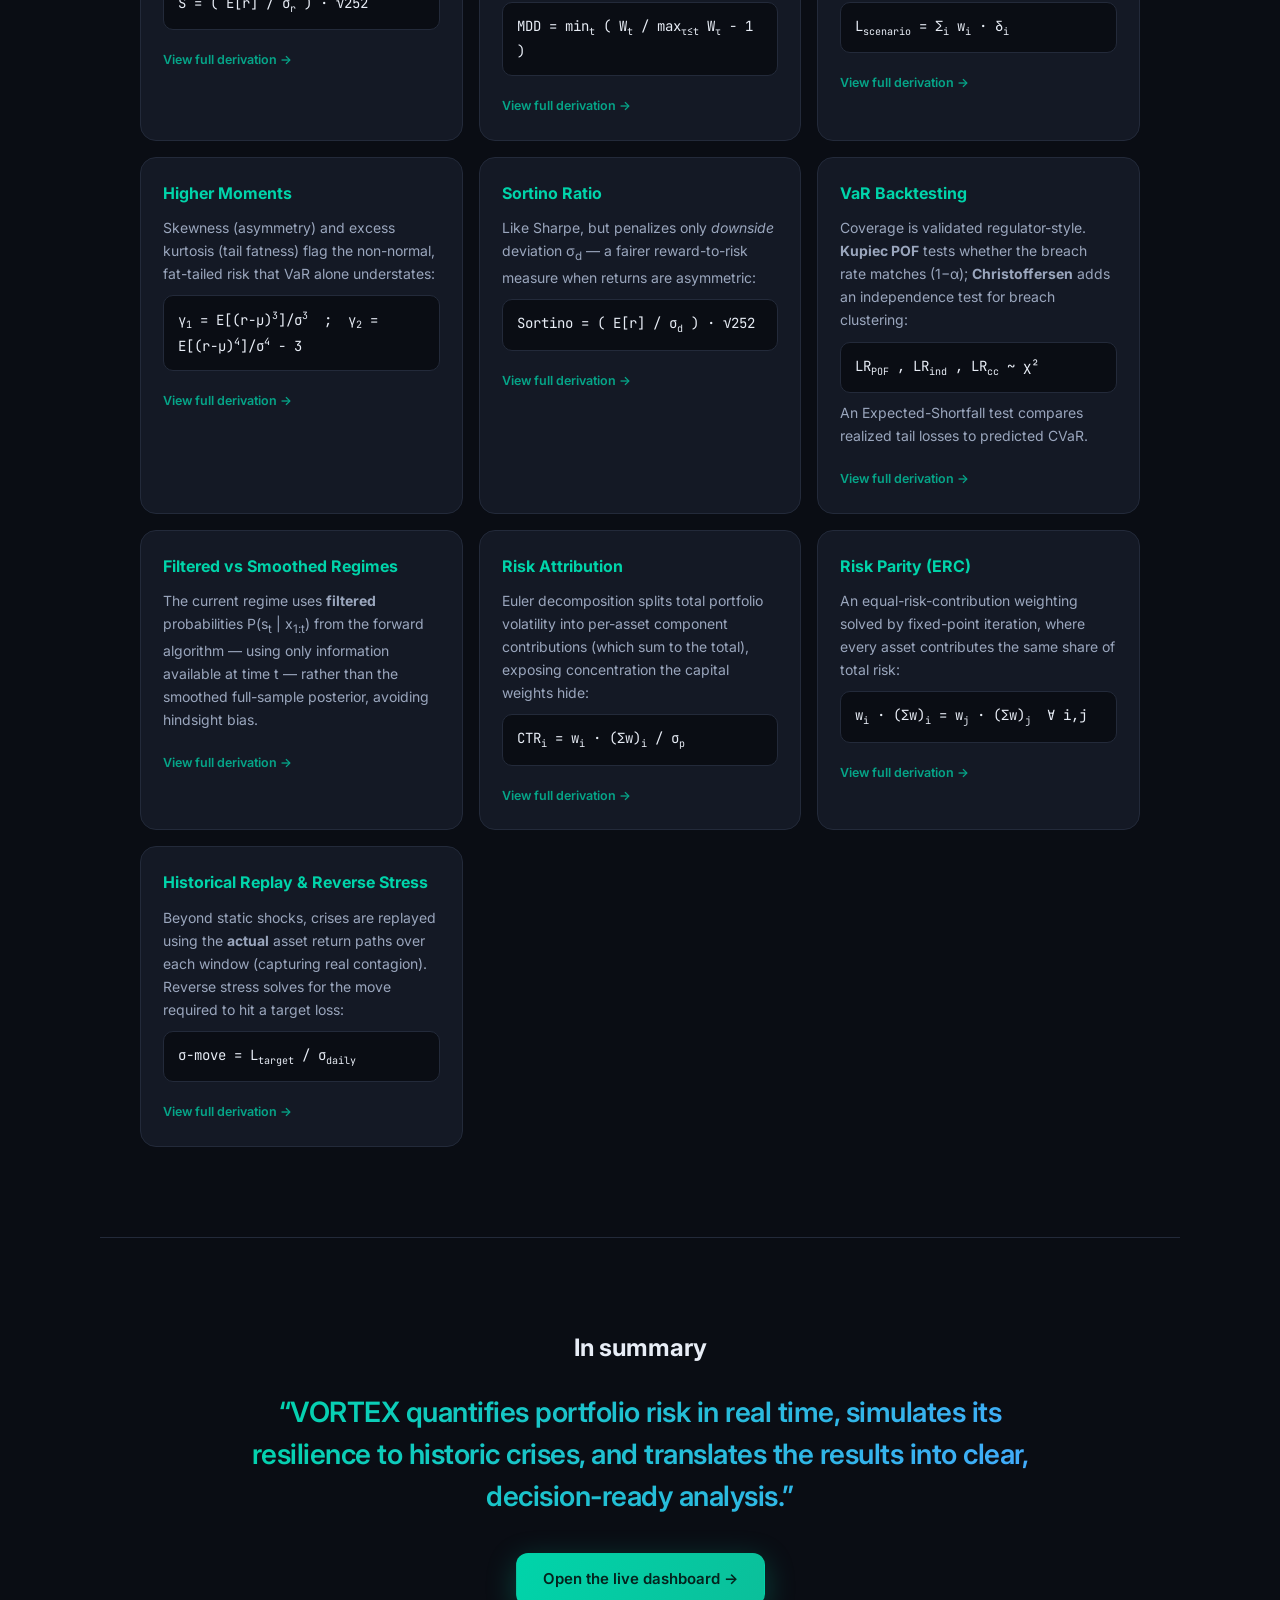
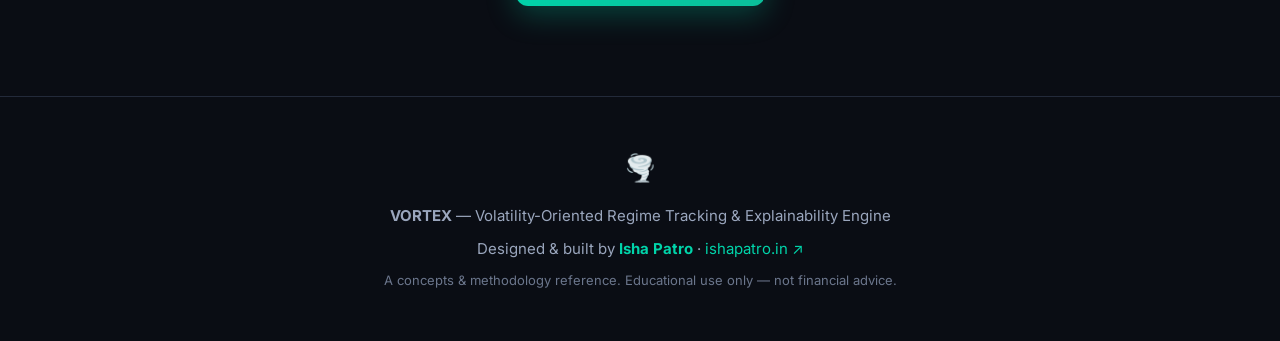
<file: site/index.html>
<!DOCTYPE html>
<html lang="en">
<head>
  <meta charset="UTF-8" />
  <meta name="viewport" content="width=device-width, initial-scale=1.0" />
  <title>VORTEX — Concepts &amp; Methodology Reference</title>
  <meta name="description" content="A complete reference for VORTEX: from plain-English definitions of every market-risk metric to the quantitative methodology behind regime detection, Value-at-Risk, volatility forecasting and stress testing." />
  <link rel="preconnect" href="https://fonts.googleapis.com" />
  <link rel="preconnect" href="https://fonts.gstatic.com" crossorigin />
  <link href="https://fonts.googleapis.com/css2?family=Inter:wght@400;500;600;700;800;900&family=JetBrains+Mono:wght@400;500;600&display=swap" rel="stylesheet" />
  <link rel="stylesheet" href="styles.css" />
</head>
<body>
  <div class="bg-grid" aria-hidden="true"></div>
  <div class="bg-glow" aria-hidden="true"></div>

  <!-- Navigation -->
  <header class="nav" id="nav">
    <a href="#top" class="brand">
      <span class="brand-mark">🌪️</span>
      <span class="brand-text">VORTEX</span>
    </a>
    <nav class="nav-links" id="navLinks">
      <a href="#overview">Overview</a>
      <a href="#foundations">Foundations</a>
      <a href="#metrics">Risk Metrics</a>
      <a href="#regimes">Regimes</a>
      <a href="#var">VaR</a>
      <a href="#volatility">Volatility</a>
      <a href="#stress">Stress</a>
      <a href="#ai">AI Layer</a>
      <a href="#methodology">Methodology</a>
      <a href="../index.html" class="nav-cta">Open Dashboard ↗</a>
    </nav>
    <button class="nav-toggle" id="navToggle" aria-label="Toggle menu">☰</button>
  </header>

  <!-- Hero -->
  <section class="hero" id="top">
    <div class="hero-inner">
      <span class="eyebrow">Concepts &amp; Methodology Reference</span>
      <h1>A complete guide to<br /><span class="grad">market-risk analytics</span></h1>
      <p class="lede">
        This reference explains every concept behind the VORTEX engine — from the fundamentals of
        risk to the equations that power the dashboard. It is written to be approachable for newcomers
        and precise enough for practitioners, progressing from plain-English intuition to formal
        quantitative methodology.
      </p>
      <div class="hero-cta">
        <a class="btn btn-primary" href="#foundations">Begin with the fundamentals →</a>
        <a class="btn btn-ghost" href="#methodology">Skip to the mathematics</a>
      </div>
      <div class="hero-stats">
        <div><strong>4</strong><span>Market regimes</span></div>
        <div><strong>4</strong><span>VaR methodologies</span></div>
        <div><strong>3</strong><span>AI risk agents</span></div>
        <div><strong>20yr</strong><span>Of market data</span></div>
      </div>
    </div>
  </section>

  <main>
    <!-- OVERVIEW -->
    <section class="section" id="overview">
      <div class="section-head">
        <span class="kicker">01 — Overview</span>
        <h2>What VORTEX does</h2>
      </div>
      <div class="prose">
        <p>
          Every investor holding a portfolio of assets faces two recurring questions: <strong>how much
          risk am I carrying right now</strong>, and <strong>how would my holdings withstand a severe
          market event</strong>. Answering them rigorously normally demands specialist tooling and
          fluency in quantitative finance.
        </p>
        <p>
          VORTEX automates the entire workflow. It ingests two decades of market history, identifies the
          prevailing market environment, quantifies downside risk through multiple methodologies,
          simulates historical crises against the live portfolio, and — distinctively — uses a language
          model to translate the resulting figures into clear, actionable commentary.
        </p>
        <div class="analogy">
          <span class="analogy-tag">In plain terms</span>
          <p>
            Think of VORTEX as an instrument panel for a portfolio. The gauges are risk metrics, the
            indicators are market regimes and stress tests, and the commentary layer is the analyst who
            tells you what the readings actually mean for your decisions.
          </p>
        </div>
      </div>
    </section>

    <!-- FOUNDATIONS -->
    <section class="section" id="foundations">
      <div class="section-head">
        <span class="kicker">02 — Foundations</span>
        <h2>Two concepts to anchor everything</h2>
        <p class="section-sub">Nearly every metric in this reference is built on these two ideas.</p>
      </div>
      <div class="card-grid two">
        <article class="card">
          <span class="card-label">Concept 01</span>
          <h3>Return</h3>
          <p>
            A <strong>return</strong> is the percentage change in an asset's value over a period. A move
            from $100 to $105 is a <span class="hl">+5%</span> return. VORTEX works with <em>daily</em>
            returns — the granular day-to-day fluctuations that reveal an asset's behaviour.
          </p>
        </article>
        <article class="card">
          <span class="card-label">Concept 02</span>
          <h3>Volatility</h3>
          <p>
            <strong>Volatility</strong> measures the magnitude of those fluctuations. A stable instrument
            barely moves; a speculative one swings sharply. Higher volatility signals greater uncertainty
            and, generally, greater risk — it is the raw material for most risk metrics.
          </p>
        </article>
      </div>
    </section>

    <!-- RISK METRICS GLOSSARY -->
    <section class="section" id="metrics">
      <div class="section-head">
        <span class="kicker">03 — The Metrics</span>
        <h2>Risk metrics, defined precisely and plainly</h2>
        <p class="section-sub">
          These are the core gauges on the dashboard. Each answers a distinct question about a portfolio's
          exposure. The formal definitions for each appear later in the <a href="#methodology">Methodology</a> section.
        </p>
      </div>

      <div class="metric-list">
        <article class="metric">
          <div class="metric-term">
            <h3>Value-at-Risk <span class="abbr">(VaR)</span></h3>
            <span class="metric-q">What constitutes a realistic bad day?</span>
          </div>
          <div class="metric-body">
            <p>
              VaR estimates the loss that should not be exceeded on a typical adverse day, at a chosen
              confidence level. A <span class="hl">95% daily VaR of -2%</span> indicates that on 95% of
              days the loss is expected to remain within 2%; on the remaining ~1 day in 20, losses may be
              larger. It is the industry-standard single-number summary of downside exposure.
            </p>
          </div>
        </article>

        <article class="metric">
          <div class="metric-term">
            <h3>Conditional VaR <span class="abbr">(CVaR / Expected Shortfall)</span></h3>
            <span class="metric-q">And how severe are the worst days?</span>
          </div>
          <div class="metric-body">
            <p>
              Where VaR marks the threshold of the loss tail, CVaR measures the <strong>average loss once
              that threshold is breached</strong>. It captures the depth of tail risk that VaR alone
              omits, and is especially informative for portfolios exposed to rare but severe events.
            </p>
          </div>
        </article>

        <article class="metric">
          <div class="metric-term">
            <h3>Annualized Volatility</h3>
            <span class="metric-q">How variable are returns over a year?</span>
          </div>
          <div class="metric-body">
            <p>
              Daily volatility scaled to an annual figure for comparability. A broad equity index sits
              near <span class="hl">15%</span>; concentrated single names or digital assets can reach
              30–60% or more. Higher values denote a wider range of plausible outcomes.
            </p>
          </div>
        </article>

        <article class="metric">
          <div class="metric-term">
            <h3>Sharpe Ratio</h3>
            <span class="metric-q">Is the return adequate for the risk taken?</span>
          </div>
          <div class="metric-body">
            <p>
              Return earned per unit of volatility. It quantifies risk-adjusted performance: values above
              <span class="hl">1.0</span> are considered solid, and above 2.0 excellent. A low ratio
              indicates substantial risk for limited compensation.
            </p>
          </div>
        </article>

        <article class="metric">
          <div class="metric-term">
            <h3>Maximum Drawdown</h3>
            <span class="metric-q">What was the deepest decline endured?</span>
          </div>
          <div class="metric-body">
            <p>
              The largest peak-to-trough fall over the period. A <span class="hl">-37%</span> drawdown
              means the portfolio was, at its worst, 37% below its prior high. It is the most tangible
              measure of the loss an investor would have had to tolerate before recovery.
            </p>
          </div>
        </article>

        <article class="metric">
          <div class="metric-term">
            <h3>Skewness</h3>
            <span class="metric-q">Do surprises tend to be positive or negative?</span>
          </div>
          <div class="metric-body">
            <p>
              The asymmetry of the return distribution. <strong>Negative skew</strong>, common in markets,
              reflects frequent small gains punctuated by occasional large losses — gradual climbs and
              abrupt declines. Recognising it in advance is valuable for risk planning.
            </p>
          </div>
        </article>

        <article class="metric">
          <div class="metric-term">
            <h3>Kurtosis <span class="abbr">(tail risk)</span></h3>
            <span class="metric-q">How frequent are extreme outcomes?</span>
          </div>
          <div class="metric-body">
            <p>
              The propensity for extreme results. High kurtosis — "fat tails" — means severe moves occur
              <strong>more often than a normal distribution predicts</strong>. Markets exhibit fat tails,
              which is precisely why crisis-scale events recur more frequently than naive models imply.
            </p>
          </div>
        </article>

        <article class="metric">
          <div class="metric-term">
            <h3>Correlation</h3>
            <span class="metric-q">Do holdings move together?</span>
          </div>
          <div class="metric-body">
            <p>
              The degree to which two assets move in tandem, from <span class="hl">+1</span> (lockstep) to
              <span class="hl">0</span> (independent) to <span class="hl">-1</span> (opposite). Effective
              diversification depends on holding assets that do not decline simultaneously; VORTEX renders
              a correlation matrix to surface hidden concentration.
            </p>
          </div>
        </article>
      </div>
    </section>

    <!-- REGIMES -->
    <section class="section" id="regimes">
      <div class="section-head">
        <span class="kicker">04 — Market Regimes</span>
        <h2>Identifying the prevailing market environment</h2>
        <p class="section-sub">
          Markets behave differently across distinct environments. VORTEX classifies the current regime
          automatically using a Hidden Markov Model.
        </p>
      </div>

      <div class="prose">
        <div class="analogy">
          <span class="analogy-tag">The method, in plain terms</span>
          <p>
            A <strong>Hidden Markov Model (HMM)</strong> infers an unobservable state from observable
            evidence. It never sees the market's "environment" directly, but by analysing the pattern of
            daily returns and volatility it deduces the hidden state driving them — and detects when that
            state transitions. The patterns are learned without supervision; no labels are provided in advance.
          </p>
        </div>
      </div>

      <div class="regime-grid">
        <article class="regime" style="--c:#00d4aa">
          <div class="regime-dot"></div>
          <h3>Low Volatility</h3>
          <p>Calm, steadily appreciating markets — the low-risk, high-confidence environment.</p>
        </article>
        <article class="regime" style="--c:#ff4444">
          <div class="regime-dot"></div>
          <h3>Crisis</h3>
          <p>Sharp declines and elevated volatility — the 2008 and COVID-crash environment.</p>
        </article>
        <article class="regime" style="--c:#44aaff">
          <div class="regime-dot"></div>
          <h3>Recovery</h3>
          <p>Returns turn positive and volatility subsides following a shock.</p>
        </article>
        <article class="regime" style="--c:#ffaa00">
          <div class="regime-dot"></div>
          <h3>Inflation Shock</h3>
          <p>Rising-price pressure, where equities and bonds can decline together.</p>
        </article>
      </div>
      <p class="footnote">
        On the dashboard, these regimes are overlaid as coloured bands behind the price series, making the
        timing of every environment shift over the past two decades immediately legible.
      </p>
    </section>

    <!-- VAR METHODS -->
    <section class="section" id="var">
      <div class="section-head">
        <span class="kicker">05 — Value-at-Risk</span>
        <h2>Four methodologies, compared</h2>
        <p class="section-sub">
          There is no single correct way to estimate risk, so VORTEX computes four and presents them side
          by side. Each rests on a different assumption about how markets behave.
        </p>
      </div>

      <div class="card-grid two">
        <article class="card numbered" data-n="1">
          <h3>Historical VaR</h3>
          <p>
            Reads the loss threshold directly from the empirical distribution of past returns. Assumption-light
            and transparent, but presumes the future resembles the observed past.
          </p>
        </article>
        <article class="card numbered" data-n="2">
          <h3>Parametric VaR</h3>
          <p>
            Fits a normal distribution to returns and derives the threshold analytically. Fast and smooth,
            though it tends to understate the likelihood of extreme events.
          </p>
        </article>
        <article class="card numbered" data-n="3">
          <h3>EWMA VaR <span class="abbr">(RiskMetrics)</span></h3>
          <p>
            Weights recent observations more heavily, so the estimate responds quickly as conditions
            change. Well-suited to detecting emerging turbulence early.
          </p>
        </article>
        <article class="card numbered" data-n="4">
          <h3>Regime-Adaptive VaR <span class="badge">VORTEX signature</span></h3>
          <p>
            Conditions the estimate on the detected regime: the risk band widens during a Crisis and
            tightens in calm periods. Risk that adapts to context — as a discretionary risk manager would.
          </p>
        </article>
      </div>
    </section>

    <!-- VOLATILITY FORECASTING -->
    <section class="section" id="volatility">
      <div class="section-head">
        <span class="kicker">06 — Volatility Forecasting</span>
        <h2>Anticipating future turbulence</h2>
        <p class="section-sub">
          Measuring current risk is necessary; estimating future risk is more valuable. VORTEX applies
          three complementary techniques.
        </p>
      </div>
      <div class="card-grid three">
        <article class="card">
          <span class="card-label">Statistical</span>
          <h3>Rolling Volatility</h3>
          <p>A moving average of recent variability — the baseline measure of how turbulent conditions have been.</p>
        </article>
        <article class="card">
          <span class="card-label">Weighted</span>
          <h3>EWMA</h3>
          <p>The same principle with exponential decay, so the estimate adapts faster to fresh market shocks.</p>
        </article>
        <article class="card">
          <span class="card-label">Machine Learning</span>
          <h3>XGBoost</h3>
          <p>
            A gradient-boosted model trained on lagged return and volatility features to <strong>forecast</strong>
            forward realised volatility — capturing non-linear relationships simpler averages miss.
          </p>
        </article>
      </div>
    </section>

    <!-- STRESS TESTING -->
    <section class="section" id="stress">
      <div class="section-head">
        <span class="kicker">07 — Stress Testing</span>
        <h2>Simulating historical crises</h2>
        <p class="section-sub">
          A stress test applies a known historical shock to the live portfolio and reports the resulting
          loss — quantifying exposure before a comparable event occurs.
        </p>
      </div>
      <div class="stress-grid">
        <article class="stress-card">
          <h3>2008 Financial Crisis</h3>
          <p>The subprime-driven collapse; equities lost roughly half their value and the banking system seized.</p>
        </article>
        <article class="stress-card">
          <h3>COVID-19 Crash (2020)</h3>
          <p>The fastest bear market on record — a 34% decline in 33 days.</p>
        </article>
        <article class="stress-card">
          <h3>Fed Rate Shock (2022)</h3>
          <p>A rare episode in which equities and bonds fell together as interest rates rose sharply.</p>
        </article>
        <article class="stress-card">
          <h3>Tech Selloff (Q1 2022)</h3>
          <p>Long-duration technology names compressed as the era of cheap capital ended.</p>
        </article>
      </div>
      <p class="footnote">
        Each scenario applies calibrated, asset-specific shocks (gold, for instance, often rises while
        equities fall) and reports the aggregate impact on the portfolio — isolating its single largest
        vulnerability.
      </p>
    </section>

    <!-- AI LAYER -->
    <section class="section" id="ai">
      <div class="section-head">
        <span class="kicker">08 — AI Intelligence</span>
        <h2>From numbers to narrative</h2>
        <p class="section-sub">
          Metrics are only useful when interpreted. VORTEX employs a team of AI agents to convert raw
          figures into clear, institutional-grade commentary.
        </p>
      </div>

      <div class="prose">
        <p>
          The commentary is produced by a small <strong>multi-agent workflow</strong> (built with
          LangGraph), in which each agent owns a single responsibility:
        </p>
      </div>

      <div class="agents">
        <div class="agent">
          <span class="agent-num">A1</span>
          <div>
            <h4>Regime Analyst</h4>
            <p>Interprets the implications of the current market environment.</p>
          </div>
        </div>
        <div class="agent">
          <span class="agent-num">A2</span>
          <div>
            <h4>VaR / Risk Agent</h4>
            <p>Assesses loss metrics and drawdown exposure.</p>
          </div>
        </div>
        <div class="agent">
          <span class="agent-num">A3</span>
          <div>
            <h4>Stress-Testing Agent</h4>
            <p>Flags the portfolio's most severe scenario.</p>
          </div>
        </div>
      </div>

      <div class="flow">
        <h3>Engineered for reliability</h3>
        <p class="flow-sub">A resilient provider chain guarantees the dashboard always delivers useful analysis: each source is tried in order, falling through to the next if unavailable.</p>
        <div class="flow-steps">
          <div class="flow-step">
            <span class="flow-badge primary">Primary</span>
            <h4>Cached Claude commentary</h4>
            <p>Institutional-grade analysis generated by Anthropic's <strong>Claude</strong>, pre-computed and stored on disk. Served instantly — no API keys, fully offline.</p>
          </div>
          <div class="flow-arrow">→</div>
          <div class="flow-step">
            <span class="flow-badge">Fallback</span>
            <h4>Hugging Face</h4>
            <p>An optional cloud model for portfolios not present in the cache, when a token is configured.</p>
          </div>
          <div class="flow-arrow">→</div>
          <div class="flow-step">
            <span class="flow-badge">Safety net</span>
            <h4>Deterministic templates</h4>
            <p>Curated fallback text that ensures the system <strong>never fails</strong>, even without connectivity.</p>
          </div>
        </div>
      </div>
    </section>

    <!-- METHODOLOGY (moved here) -->
    <section class="section" id="methodology">
      <div class="section-head">
        <span class="kicker">09 — Quantitative Methodology</span>
        <h2>The mathematics behind every panel</h2>
        <p class="section-sub">Formal definitions for each component of the engine, for readers who want the underlying equations.</p>
      </div>

      <div class="method-grid">
        <article class="method-card">
          <h3>Returns</h3>
          <p>Daily log-returns are used throughout for time-additivity:</p>
          <div class="formula">r<sub>t</sub> = ln( P<sub>t</sub> / P<sub>t−1</sub> )</div>
          <p class="method-note">The portfolio return is the weight-normalized combination r<sub>p,t</sub> = Σ<sub>i</sub> w<sub>i</sub> r<sub>i,t</sub>, computed only on dates where every holding traded.</p>
        </article>

        <article class="method-card">
          <h3>Regime Detection — Gaussian HMM</h3>
          <p>A four-state Gaussian Hidden Markov Model is fit on the feature vector [ r<sub>t</sub>, σ<sub>t</sub><sup>(5)</sup> ] (return and 5-day realized volatility):</p>
          <div class="formula">P(s<sub>t</sub> | s<sub>t−1</sub>) = A &nbsp;;&nbsp; x<sub>t</sub> | s<sub>t</sub> ~ 𝒩(μ<sub>s</sub>, Σ<sub>s</sub>)</div>
          <p class="method-note">States are labelled post-hoc by their mean return and volatility into Low-Volatility, Crisis, Recovery and Inflation Shock.</p>
        </article>

        <article class="method-card">
          <h3>Historical VaR</h3>
          <p>The empirical quantile of the trailing return window (non-parametric):</p>
          <div class="formula">VaR<sub>α</sub> = Quantile<sub>(1−α)</sub>( {r<sub>t−w…t</sub>} )</div>
        </article>

        <article class="method-card">
          <h3>Parametric VaR</h3>
          <p>Assumes Gaussian returns and uses the normal inverse-CDF z-score:</p>
          <div class="formula">VaR<sub>α</sub> = μ + z<sub>(1−α)</sub> · σ</div>
        </article>

        <article class="method-card">
          <h3>EWMA VaR — RiskMetrics</h3>
          <p>Exponentially-weighted variance reacts faster to recent shocks (λ = 0.94):</p>
          <div class="formula">σ<sub>t</sub><sup>2</sup> = λ·σ<sub>t−1</sub><sup>2</sup> + (1−λ)·r<sub>t−1</sub><sup>2</sup></div>
          <div class="formula">VaR<sub>α</sub> = z<sub>(1−α)</sub> · σ<sub>t</sub></div>
        </article>

        <article class="method-card highlight">
          <h3>Regime-Adaptive VaR <span class="chip">signature</span></h3>
          <p>Conditions the empirical quantile on the HMM state, widening in a Crisis and tightening when calm. It is strictly <strong>causal</strong> — each day uses only past returns from the same regime (no look-ahead):</p>
          <div class="formula">VaR<sub>α</sub><sup>(t)</sup> = Quantile<sub>(1−α)</sub>( r<sub>&lt;t</sub> | regime = s<sub>t</sub> )</div>
        </article>

        <article class="method-card">
          <h3>Cornish-Fisher VaR</h3>
          <p>Adjusts the Gaussian quantile for the sample skewness (S) and excess kurtosis (K) — far more honest for fat-tailed assets:</p>
          <div class="formula">z<sub>cf</sub> = z + (z²−1)·S/6 + (z³−3z)·K/24 − (2z³−5z)·S²/36</div>
        </article>

        <article class="method-card">
          <h3>Conditional VaR (Expected Shortfall)</h3>
          <p>The mean loss conditional on breaching VaR — capturing tail depth:</p>
          <div class="formula">CVaR<sub>α</sub> = E[ r | r ≤ VaR<sub>α</sub> ]</div>
        </article>

        <article class="method-card">
          <h3>Volatility Forecasting</h3>
          <p>Three lenses, annualized by √252: rolling std, EWMA, and a gradient-boosted (XGBoost) model. The XGBoost forecast is <strong>walk-forward</strong> (expanding window, periodic refit) and scored <strong>out-of-sample</strong> against a naive benchmark via RMSE and QLIKE.</p>
          <div class="formula">σ<sub>ann</sub> = σ<sub>daily</sub> · √252</div>
        </article>

        <article class="method-card">
          <h3>Sharpe Ratio</h3>
          <p>Annualized risk-adjusted return (r<sub>f</sub> = 0):</p>
          <div class="formula">S = ( E[r] / σ<sub>r</sub> ) · √252</div>
        </article>

        <article class="method-card">
          <h3>Maximum Drawdown</h3>
          <p>Deepest peak-to-trough decline of cumulative wealth W<sub>t</sub>:</p>
          <div class="formula">MDD = min<sub>t</sub> ( W<sub>t</sub> / max<sub>τ≤t</sub> W<sub>τ</sub> − 1 )</div>
        </article>

        <article class="method-card">
          <h3>Stress Testing</h3>
          <p>Each scenario applies calibrated per-asset shocks δ<sub>i</sub> to the portfolio weights:</p>
          <div class="formula">L<sub>scenario</sub> = Σ<sub>i</sub> w<sub>i</sub> · δ<sub>i</sub></div>
        </article>

        <article class="method-card">
          <h3>Higher Moments</h3>
          <p>Skewness (asymmetry) and excess kurtosis (tail fatness) flag the non-normal, fat-tailed risk that VaR alone understates:</p>
          <div class="formula">γ<sub>1</sub> = E[(r−μ)<sup>3</sup>]/σ<sup>3</sup> &nbsp;;&nbsp; γ<sub>2</sub> = E[(r−μ)<sup>4</sup>]/σ<sup>4</sup> − 3</div>
        </article>

        <article class="method-card">
          <h3>Sortino Ratio</h3>
          <p>Like Sharpe, but penalizes only <em>downside</em> deviation σ<sub>d</sub> — a fairer reward-to-risk measure when returns are asymmetric:</p>
          <div class="formula">Sortino = ( E[r] / σ<sub>d</sub> ) · √252</div>
        </article>

        <article class="method-card">
          <h3>VaR Backtesting</h3>
          <p>Coverage is validated regulator-style. <strong>Kupiec POF</strong> tests whether the breach rate matches (1−α); <strong>Christoffersen</strong> adds an independence test for breach clustering:</p>
          <div class="formula">LR<sub>POF</sub> , LR<sub>ind</sub> , LR<sub>cc</sub> ~ χ²</div>
          <p class="method-note">An Expected-Shortfall test compares realized tail losses to predicted CVaR.</p>
        </article>

        <article class="method-card">
          <h3>Filtered vs Smoothed Regimes</h3>
          <p>The current regime uses <strong>filtered</strong> probabilities P(s<sub>t</sub> | x<sub>1:t</sub>) from the forward algorithm — using only information available at time t — rather than the smoothed full-sample posterior, avoiding hindsight bias.</p>
        </article>

        <article class="method-card">
          <h3>Risk Attribution</h3>
          <p>Euler decomposition splits total portfolio volatility into per-asset component contributions (which sum to the total), exposing concentration the capital weights hide:</p>
          <div class="formula">CTR<sub>i</sub> = w<sub>i</sub> · (Σw)<sub>i</sub> / σ<sub>p</sub></div>
        </article>

        <article class="method-card">
          <h3>Risk Parity (ERC)</h3>
          <p>An equal-risk-contribution weighting solved by fixed-point iteration, where every asset contributes the same share of total risk:</p>
          <div class="formula">w<sub>i</sub> · (Σw)<sub>i</sub> = w<sub>j</sub> · (Σw)<sub>j</sub> &nbsp;∀ i,j</div>
        </article>

        <article class="method-card">
          <h3>Historical Replay &amp; Reverse Stress</h3>
          <p>Beyond static shocks, crises are replayed using the <strong>actual</strong> asset return paths over each window (capturing real contagion). Reverse stress solves for the move required to hit a target loss:</p>
          <div class="formula">σ-move = L<sub>target</sub> / σ<sub>daily</sub></div>
        </article>
      </div>
    </section>

    <!-- CLOSING -->
    <section class="section closing" id="closing">
      <div class="closing-inner">
        <h2>In summary</h2>
        <p class="big-quote">
          “VORTEX quantifies portfolio risk in real time, simulates its resilience to historic crises,
          and translates the results into clear, decision-ready analysis.”
        </p>
        <a class="btn btn-primary" href="../index.html">Open the live dashboard →</a>
      </div>
    </section>
  </main>

  <footer class="footer">
    <div class="footer-inner">
      <span class="brand-mark">🌪️</span>
      <p><strong>VORTEX</strong> — Volatility-Oriented Regime Tracking &amp; Explainability Engine</p>
      <p class="byline">Designed &amp; built by <a href="https://ishapatro.in/" target="_blank" rel="noopener"><strong>Isha Patro</strong></a> · <a href="https://ishapatro.in/" target="_blank" rel="noopener">ishapatro.in ↗</a></p>
      <p class="muted">A concepts &amp; methodology reference. Educational use only — not financial advice.</p>
    </div>
  </footer>

  <!-- Methodology detail modal -->
  <div class="modal-overlay" id="methodModal" aria-hidden="true">
    <div class="modal" role="dialog" aria-modal="true" aria-labelledby="modalBody">
      <button class="modal-close" id="modalClose" aria-label="Close">×</button>
      <div class="modal-body" id="modalBody"></div>
    </div>
  </div>

  <script src="script.js"></script>
  <script src="methodology.js"></script>
</body>
</html>
</file>
<file: assets/dashboard.css>
/* ============================================================
   VORTEX static dashboard — institutional dark theme
   ============================================================ */
:root {
  --bg: #080b11;
  --bg-2: #0e1117;
  --surface: #131825;
  --surface-2: #1a2130;
  --border: #222a3a;
  --text: #e8edf6;
  --text-dim: #9aa6bd;
  --text-mute: #6b768c;
  --teal: #00d4aa;
  --blue: #44aaff;
  --red: #ff4d4d;
  --amber: #ffaa00;
  --radius: 16px;
  --maxw: 1280px;
  --font: "Inter", system-ui, -apple-system, sans-serif;
  --mono: "JetBrains Mono", ui-monospace, monospace;
}
* { box-sizing: border-box; margin: 0; padding: 0; }
html { scroll-behavior: smooth; scroll-padding-top: 80px; }
body { font-family: var(--font); background: var(--bg); color: var(--text); line-height: 1.6; -webkit-font-smoothing: antialiased; overflow-x: hidden; }
a { color: inherit; }

.bg-grid { position: fixed; inset: 0; z-index: -2;
  background-image: linear-gradient(rgba(255,255,255,0.02) 1px, transparent 1px), linear-gradient(90deg, rgba(255,255,255,0.02) 1px, transparent 1px);
  background-size: 46px 46px; mask-image: radial-gradient(ellipse at 50% 0%, #000 0%, transparent 78%); }
.bg-glow { position: fixed; z-index: -1; top: -280px; left: 50%; width: 1000px; height: 700px; transform: translateX(-50%);
  background: radial-gradient(circle, rgba(0,212,170,0.14), transparent 60%); filter: blur(50px); }

/* Top bar */
.topbar { position: sticky; top: 0; z-index: 50; background: rgba(8,11,17,0.78); backdrop-filter: blur(14px); border-bottom: 1px solid var(--border); }
.topbar-inner { max-width: var(--maxw); margin: 0 auto; display: flex; align-items: center; justify-content: space-between; gap: 20px; padding: 12px clamp(16px,3vw,32px); }
.brand { display: flex; align-items: baseline; gap: 8px; text-decoration: none; font-weight: 800; flex-shrink: 0; }
.brand-mark { font-size: 20px; }
.brand-text { letter-spacing: 1px; font-size: 18px; }
.brand-sub { font-size: 12px; color: var(--text-mute); font-weight: 500; letter-spacing: 1px; text-transform: uppercase; }
.topnav { display: flex; gap: 2px; flex-wrap: nowrap; align-items: center; overflow-x: auto; -ms-overflow-style: none; scrollbar-width: none; }
.topnav::-webkit-scrollbar { display: none; }
.topnav a { text-decoration: none; color: var(--text-dim); font-size: 13.5px; font-weight: 500; padding: 7px 10px; border-radius: 9px; transition: all .16s ease; white-space: nowrap; }
.topnav a:hover { color: var(--text); background: var(--surface-2); }
.topnav .nav-pill { color: var(--teal); border: 1px solid rgba(0,212,170,0.3); background: rgba(0,212,170,0.06); }

/* Hero */
main { max-width: var(--maxw); margin: 0 auto; padding: 0 clamp(16px,3vw,32px); }
.hero { display: grid; grid-template-columns: 1.6fr 1fr; gap: 28px; align-items: center; padding: clamp(40px,7vw,72px) 0 clamp(28px,4vw,44px); }
.eyebrow { display: inline-block; font-size: 12px; letter-spacing: 1.6px; text-transform: uppercase; color: var(--teal); border: 1px solid rgba(0,212,170,0.3); border-radius: 100px; padding: 5px 14px; margin-bottom: 20px; background: rgba(0,212,170,0.06); }
.hero h1 { font-size: clamp(34px,5vw,58px); line-height: 1.04; font-weight: 900; letter-spacing: -1.5px; margin-bottom: 18px; }
.grad { background: linear-gradient(120deg, var(--teal), var(--blue)); -webkit-background-clip: text; background-clip: text; -webkit-text-fill-color: transparent; }
.lede { color: var(--text-dim); font-size: 16.5px; max-width: 620px; }

.meta-card { background: var(--surface); border: 1px solid var(--border); border-radius: var(--radius); padding: 22px; }
.meta-card h4 { font-size: 12px; letter-spacing: 1px; text-transform: uppercase; color: var(--text-mute); margin-bottom: 14px; }
.meta-row { display: flex; justify-content: space-between; gap: 12px; padding: 8px 0; border-bottom: 1px dashed var(--border); font-size: 14px; }
.meta-row:last-child { border-bottom: none; }
.meta-row span { color: var(--text-dim); }
.meta-row strong { font-family: var(--mono); font-weight: 600; }
.regime-pill { display: inline-flex; align-items: center; gap: 7px; padding: 3px 10px; border-radius: 8px; font-weight: 600; font-size: 13px; }
.regime-pill .dot { width: 9px; height: 9px; border-radius: 50%; }

/* Blocks */
.block { padding: clamp(34px,5vw,56px) 0; border-top: 1px solid var(--border); }
.block-head { display: flex; align-items: baseline; gap: 14px; flex-wrap: wrap; margin-bottom: 24px; }
.block-head h2 { font-size: clamp(22px,3vw,30px); font-weight: 800; letter-spacing: -0.6px; }
.muted { color: var(--text-mute); font-size: 14px; }
.muted.small { font-size: 12.5px; }
.muted a { color: var(--teal); text-decoration: none; }

/* KPI */
.kpi-grid { display: grid; grid-template-columns: repeat(5, 1fr); gap: 14px; }
.kpi { background: var(--surface); border: 1px solid var(--border); border-radius: 14px; padding: 18px; }
.kpi .label { font-size: 12px; color: var(--text-mute); letter-spacing: 0.4px; margin-bottom: 8px; text-transform: uppercase; }
.kpi .value { font-size: 26px; font-weight: 800; font-family: var(--mono); letter-spacing: -0.5px; }
.kpi .value.pos { color: var(--teal); }
.kpi .value.neg { color: var(--red); }
.kpi .value.neutral { color: var(--text); }

/* AI */
.provider-badge { font-size: 13px; font-weight: 600; padding: 5px 12px; border-radius: 8px; background: rgba(0,212,170,0.14); color: var(--teal); }
.ai-grid { display: grid; grid-template-columns: repeat(3, 1fr); gap: 16px; }
.ai-card { background: var(--surface); border: 1px solid var(--border); border-radius: var(--radius); padding: 22px; border-top: 2px solid var(--teal); }
.ai-card h3 { font-size: 15px; margin-bottom: 12px; display: flex; align-items: center; gap: 10px; }
.ai-tag { width: 30px; height: 30px; flex-shrink: 0; border-radius: 8px; display: grid; place-items: center; background: linear-gradient(135deg, rgba(0,212,170,0.22), rgba(68,170,255,0.16)); color: var(--teal); font-family: var(--mono); font-weight: 700; font-size: 13px; }
.ai-card p { color: var(--text-dim); font-size: 14.5px; }

/* Charts */
.chart-row { display: grid; gap: 16px; margin-bottom: 16px; }
.chart-row.two { grid-template-columns: 1fr 1fr; }
.chart-card { background: var(--surface); border: 1px solid var(--border); border-radius: var(--radius); padding: 14px; }
.chart-card.wide { grid-column: 1 / -1; }
.chart-title { font-size: 14px; color: var(--text-dim); margin: 6px 6px 12px; font-weight: 600; }
.plot { width: 100%; min-height: 300px; }

/* Tables */
.table-wrap { overflow-x: auto; }
table { width: 100%; border-collapse: collapse; font-size: 13.5px; }
th, td { text-align: left; padding: 10px 12px; border-bottom: 1px solid var(--border); }
th { color: var(--text-mute); font-weight: 600; font-size: 12px; text-transform: uppercase; letter-spacing: 0.4px; }
td { color: var(--text-dim); }
td.num { font-family: var(--mono); text-align: right; }
td.neg { color: var(--red); }
td.pos { color: var(--teal); }
tr:last-child td { border-bottom: none; }

/* Methodology */
.method-grid { display: grid; grid-template-columns: repeat(3, 1fr); gap: 16px; }
.method-card { background: var(--surface); border: 1px solid var(--border); border-radius: var(--radius); padding: 22px; }
.method-card.highlight { border-color: rgba(0,212,170,0.4); background: linear-gradient(160deg, rgba(0,212,170,0.06), var(--surface)); }
.method-card h3 { font-size: 16px; margin-bottom: 10px; color: var(--teal); display: flex; align-items: center; gap: 8px; }
.method-card p { color: var(--text-dim); font-size: 14px; margin-bottom: 10px; }
.method-note { color: var(--text-mute); font-size: 13px; }
.chip { font-size: 10.5px; letter-spacing: 0.5px; text-transform: uppercase; background: rgba(0,212,170,0.16); color: var(--teal); padding: 2px 8px; border-radius: 6px; font-weight: 600; }
.formula { font-family: var(--mono); font-size: 14px; color: var(--text); background: var(--bg); border: 1px solid var(--border); border-radius: 10px; padding: 12px 14px; margin: 8px 0; overflow-x: auto; }
.formula sub { font-size: 0.72em; } .formula sup { font-size: 0.72em; }

/* Section analysis callout */
.analysis { display: flex; gap: 14px; align-items: flex-start; margin: 0 0 20px;
  background: linear-gradient(135deg, rgba(68,170,255,0.07), var(--surface));
  border: 1px solid var(--border); border-left: 3px solid var(--blue);
  border-radius: 12px; padding: 14px 18px; }
.analysis-tag { flex-shrink: 0; font-size: 10.5px; letter-spacing: 0.8px; text-transform: uppercase; font-weight: 700;
  color: var(--blue); background: rgba(68,170,255,0.14); padding: 4px 10px; border-radius: 6px; margin-top: 1px; }
.analysis p { margin: 0; color: var(--text-dim); font-size: 14.5px; line-height: 1.6; }
.analysis p b { color: var(--text); font-weight: 700; }

/* VaR league verdict */
.verdict-banner { display: flex; align-items: center; gap: 12px; flex-wrap: wrap;
  background: linear-gradient(135deg, rgba(0,212,170,0.1), var(--surface)); border: 1px solid rgba(0,212,170,0.3);
  border-radius: 12px; padding: 16px 20px; font-size: 15.5px; color: var(--text-dim); }
.verdict-banner strong { color: var(--text); }
.verdict-tag { font-size: 11px; letter-spacing: 0.6px; text-transform: uppercase; font-weight: 700;
  color: #04231d; background: var(--teal); padding: 4px 10px; border-radius: 6px; }
.win-pill { font-size: 10px; letter-spacing: 0.5px; font-weight: 700; color: #04231d; background: var(--teal);
  padding: 1px 7px; border-radius: 5px; vertical-align: middle; }
tr.win-row td { background: rgba(0,212,170,0.07); }

/* Reverse stress box */
.reverse-box { padding: 8px 6px; }
.reverse-q { color: var(--text-dim); font-size: 15px; margin-bottom: 16px; }
.reverse-stat { display: flex; align-items: baseline; gap: 12px; margin-bottom: 14px; }
.reverse-num { font-family: var(--mono); font-size: 40px; font-weight: 800; color: var(--amber); }
.reverse-stat span:last-child { color: var(--text-mute); font-size: 14px; }

/* Footer byline */
.byline { font-size: 15px; margin: 6px 0; }
.byline a { color: var(--teal); text-decoration: none; }
.byline a:hover { text-decoration: underline; }

/* Learn-more CTA */
.learn-more-cta { display: flex; align-items: center; justify-content: space-between; gap: 24px; flex-wrap: wrap;
  background: linear-gradient(160deg, rgba(0,212,170,0.08), var(--surface)); border: 1px solid rgba(0,212,170,0.25);
  border-radius: var(--radius); padding: 28px 30px; }
.learn-more-cta h2 { font-size: 22px; margin-bottom: 6px; }
.cta-btn { flex-shrink: 0; text-decoration: none; font-weight: 600; font-size: 15px; padding: 13px 24px; border-radius: 12px;
  background: linear-gradient(120deg, var(--teal), #0bbf9a); color: #04231d; transition: transform .15s ease, box-shadow .2s ease;
  box-shadow: 0 8px 28px rgba(0,212,170,0.25); }
.cta-btn:hover { transform: translateY(-2px); box-shadow: 0 12px 36px rgba(0,212,170,0.38); }

/* Footer */
.footer { border-top: 1px solid var(--border); padding: 44px 24px; text-align: center; margin-top: 20px; }
.footer-inner { max-width: var(--maxw); margin: 0 auto; }
.footer .brand-mark { font-size: 24px; display: block; margin-bottom: 12px; }
.footer p { color: var(--text-dim); font-size: 14px; margin: 4px 0; }
.footer code { font-family: var(--mono); font-size: 12.5px; background: var(--surface); padding: 3px 7px; border-radius: 6px; border: 1px solid var(--border); }

/* Responsive */
@media (max-width: 1000px) {
  .hero { grid-template-columns: 1fr; }
  .kpi-grid { grid-template-columns: repeat(3, 1fr); }
  .ai-grid, .method-grid { grid-template-columns: 1fr; }
  .chart-row.two { grid-template-columns: 1fr; }
}
@media (max-width: 560px) {
  .kpi-grid { grid-template-columns: repeat(2, 1fr); }
  .topnav { display: none; }
}
</file>
<file: site/styles.css>
/* ============================================================
   VORTEX explainer site — institutional dark theme
   ============================================================ */

:root {
  --bg: #0a0d14;
  --bg-2: #0e1117;
  --surface: #141925;
  --surface-2: #1a2030;
  --border: #232a3a;
  --text: #e8edf6;
  --text-dim: #9aa6bd;
  --text-mute: #6b768c;
  --teal: #00d4aa;
  --teal-dim: #0bbf9a;
  --blue: #44aaff;
  --red: #ff4d4d;
  --amber: #ffaa00;
  --radius: 16px;
  --maxw: 1080px;
  --font: "Inter", system-ui, -apple-system, sans-serif;
  --mono: "JetBrains Mono", ui-monospace, monospace;
}

* { box-sizing: border-box; margin: 0; padding: 0; }

html { scroll-behavior: smooth; scroll-padding-top: 90px; }

body {
  font-family: var(--font);
  background: var(--bg);
  color: var(--text);
  line-height: 1.65;
  -webkit-font-smoothing: antialiased;
  overflow-x: hidden;
}

/* ---------- Background decor ---------- */
.bg-grid {
  position: fixed; inset: 0; z-index: -2;
  background-image:
    linear-gradient(rgba(255,255,255,0.025) 1px, transparent 1px),
    linear-gradient(90deg, rgba(255,255,255,0.025) 1px, transparent 1px);
  background-size: 48px 48px;
  mask-image: radial-gradient(ellipse at 50% 0%, #000 0%, transparent 75%);
}
.bg-glow {
  position: fixed; z-index: -1; top: -260px; left: 50%;
  width: 900px; height: 700px; transform: translateX(-50%);
  background: radial-gradient(circle, rgba(0,212,170,0.16), transparent 60%);
  filter: blur(40px); pointer-events: none;
}

/* ---------- Navigation ---------- */
.nav {
  position: sticky; top: 0; z-index: 50;
  display: flex; align-items: center; justify-content: space-between;
  gap: 24px; padding: 14px clamp(16px, 4vw, 40px);
  background: rgba(10,13,20,0.72);
  backdrop-filter: blur(14px);
  border-bottom: 1px solid var(--border);
}
.brand { display: flex; align-items: center; gap: 10px; text-decoration: none; color: var(--text); font-weight: 800; flex-shrink: 0; }
.brand-mark { font-size: 22px; }
.brand-text { letter-spacing: 1px; font-size: 18px; }
.nav-links { display: flex; gap: 2px; flex-wrap: nowrap; align-items: center; overflow-x: auto; -ms-overflow-style: none; scrollbar-width: none; }
.nav-links::-webkit-scrollbar { display: none; }
.nav-links a {
  color: var(--text-dim); text-decoration: none; font-size: 13.5px; font-weight: 500;
  padding: 7px 10px; border-radius: 9px; transition: all .18s ease; white-space: nowrap;
}
.nav-links a:hover, .nav-links a.active { color: var(--text); background: var(--surface-2); }
.nav-toggle { display: none; background: none; border: none; color: var(--text); font-size: 22px; cursor: pointer; }

/* ---------- Hero ---------- */
.hero { padding: clamp(60px, 12vw, 130px) clamp(16px, 4vw, 40px) clamp(40px, 8vw, 80px); }
.hero-inner { max-width: var(--maxw); margin: 0 auto; text-align: center; }
.eyebrow {
  display: inline-block; font-size: 12.5px; letter-spacing: 2px; text-transform: uppercase;
  color: var(--teal); border: 1px solid rgba(0,212,170,0.3); border-radius: 100px;
  padding: 6px 16px; margin-bottom: 28px; background: rgba(0,212,170,0.06);
}
.hero h1 {
  font-size: clamp(34px, 6.5vw, 68px); line-height: 1.05; font-weight: 900; letter-spacing: -1.5px;
  margin-bottom: 24px;
}
.grad {
  background: linear-gradient(120deg, var(--teal), var(--blue));
  -webkit-background-clip: text; background-clip: text; -webkit-text-fill-color: transparent;
}
.lede { max-width: 680px; margin: 0 auto 36px; font-size: clamp(16px, 2vw, 19px); color: var(--text-dim); }
.hero-cta { display: flex; gap: 14px; justify-content: center; flex-wrap: wrap; margin-bottom: 56px; }

.btn {
  display: inline-flex; align-items: center; gap: 8px; text-decoration: none;
  font-weight: 600; font-size: 15px; padding: 13px 26px; border-radius: 12px;
  transition: transform .15s ease, box-shadow .2s ease, background .2s ease; cursor: pointer; border: 1px solid transparent;
}
.btn-primary { background: linear-gradient(120deg, var(--teal), var(--teal-dim)); color: #04231d; box-shadow: 0 8px 30px rgba(0,212,170,0.28); }
.btn-primary:hover { transform: translateY(-2px); box-shadow: 0 12px 38px rgba(0,212,170,0.4); }
.btn-ghost { background: var(--surface); color: var(--text); border-color: var(--border); }
.btn-ghost:hover { background: var(--surface-2); transform: translateY(-2px); }

.hero-stats {
  display: grid; grid-template-columns: repeat(4, 1fr); gap: 16px;
  max-width: 640px; margin: 0 auto;
}
.hero-stats div {
  background: var(--surface); border: 1px solid var(--border); border-radius: var(--radius);
  padding: 20px 12px; display: flex; flex-direction: column; gap: 4px;
}
.hero-stats strong { font-size: 30px; color: var(--teal); font-weight: 800; }
.hero-stats span { font-size: 12.5px; color: var(--text-mute); }

/* ---------- Sections ---------- */
.section { max-width: var(--maxw); margin: 0 auto; padding: clamp(50px, 8vw, 90px) clamp(16px, 4vw, 40px); border-top: 1px solid var(--border); }
.section-head { margin-bottom: 44px; max-width: 760px; }
.kicker { display: block; font-size: 13px; letter-spacing: 1.5px; text-transform: uppercase; color: var(--teal); font-weight: 600; margin-bottom: 14px; }
.section-head h2 { font-size: clamp(26px, 4vw, 40px); font-weight: 800; letter-spacing: -0.8px; line-height: 1.15; }
.section-sub { margin-top: 16px; color: var(--text-dim); font-size: 17px; }

.prose { max-width: 760px; }
.prose p { color: var(--text-dim); margin-bottom: 18px; font-size: 16.5px; }
.prose strong { color: var(--text); }
.hl { color: var(--teal); font-weight: 600; }

.big-list { margin: 0 0 22px; padding-left: 0; list-style: none; counter-reset: bl; }
.big-list li {
  counter-increment: bl; position: relative; padding: 16px 16px 16px 58px; margin-bottom: 12px;
  background: var(--surface); border: 1px solid var(--border); border-radius: 12px; color: var(--text-dim);
}
.big-list li::before {
  content: counter(bl); position: absolute; left: 16px; top: 50%; transform: translateY(-50%);
  width: 28px; height: 28px; display: grid; place-items: center; border-radius: 8px;
  background: rgba(0,212,170,0.12); color: var(--teal); font-weight: 700; font-size: 14px;
}

.analogy {
  background: linear-gradient(135deg, rgba(0,212,170,0.07), rgba(68,170,255,0.05));
  border: 1px solid rgba(0,212,170,0.22); border-left: 3px solid var(--teal);
  border-radius: 12px; padding: 22px 24px; margin: 26px 0;
}
.analogy-tag { display: block; font-size: 12px; letter-spacing: 1px; text-transform: uppercase; color: var(--teal); font-weight: 600; margin-bottom: 8px; }
.analogy p { margin: 0; color: var(--text-dim); }

.footnote { margin-top: 26px; color: var(--text-mute); font-size: 14.5px; max-width: 760px; }

/* ---------- Cards ---------- */
.card-grid { display: grid; gap: 18px; }
.card-grid.two { grid-template-columns: repeat(2, 1fr); }
.card-grid.three { grid-template-columns: repeat(3, 1fr); }
.card {
  background: var(--surface); border: 1px solid var(--border); border-radius: var(--radius);
  padding: 26px; transition: transform .18s ease, border-color .18s ease;
}
.card:hover { transform: translateY(-4px); border-color: rgba(0,212,170,0.4); }
.card-icon { font-size: 30px; margin-bottom: 14px; }
.card h3 { font-size: 19px; margin-bottom: 10px; font-weight: 700; }
.card p { color: var(--text-dim); font-size: 15.5px; }
.card.numbered { position: relative; padding-top: 30px; }
.card.numbered::before {
  content: attr(data-n); position: absolute; top: 22px; right: 24px;
  font-size: 44px; font-weight: 900; color: rgba(255,255,255,0.05); line-height: 1;
}

.abbr { color: var(--text-mute); font-weight: 500; font-size: 0.78em; }
.badge {
  display: inline-block; font-size: 11px; letter-spacing: 0.5px; text-transform: uppercase;
  background: rgba(0,212,170,0.15); color: var(--teal); padding: 3px 9px; border-radius: 6px;
  vertical-align: middle; font-weight: 600; margin-left: 4px;
}

/* ---------- Metric list ---------- */
.metric-list { display: flex; flex-direction: column; gap: 14px; }
.metric {
  display: grid; grid-template-columns: 300px 1fr; gap: 24px; align-items: start;
  background: var(--surface); border: 1px solid var(--border); border-radius: var(--radius);
  padding: 24px 26px; transition: border-color .18s ease, transform .18s ease;
}
.metric:hover { border-color: rgba(0,212,170,0.35); transform: translateX(4px); }
.metric-term h3 { font-size: 19px; font-weight: 700; line-height: 1.25; }
.metric-q { display: block; margin-top: 8px; color: var(--teal); font-size: 14px; font-style: italic; }
.metric-body p { color: var(--text-dim); font-size: 15.5px; }
.metric-body em { color: var(--text); font-style: italic; }

/* ---------- Regimes ---------- */
.regime-grid { display: grid; grid-template-columns: repeat(4, 1fr); gap: 16px; }
.regime {
  background: var(--surface); border: 1px solid var(--border); border-top: 3px solid var(--c);
  border-radius: var(--radius); padding: 24px;
}
.regime-dot { width: 12px; height: 12px; border-radius: 50%; background: var(--c); box-shadow: 0 0 14px var(--c); margin-bottom: 14px; }
.regime h3 { font-size: 17px; margin-bottom: 8px; color: var(--c); }
.regime p { font-size: 14.5px; color: var(--text-dim); }

/* ---------- Stress ---------- */
.stress-grid { display: grid; grid-template-columns: repeat(2, 1fr); gap: 16px; }
.stress-card {
  background: var(--surface); border: 1px solid var(--border); border-radius: var(--radius);
  padding: 24px; border-left: 3px solid var(--red);
}
.stress-card h3 { font-size: 18px; margin-bottom: 8px; }
.stress-card p { color: var(--text-dim); font-size: 15px; }
.stress-card em { color: var(--text); font-style: italic; }

/* ---------- Agents ---------- */
.agents { display: grid; grid-template-columns: repeat(3, 1fr); gap: 16px; margin: 28px 0 40px; }
.agent { display: flex; gap: 16px; align-items: flex-start; background: var(--surface); border: 1px solid var(--border); border-radius: var(--radius); padding: 22px; }
.agent-num {
  flex-shrink: 0; width: 42px; height: 42px; border-radius: 11px; display: grid; place-items: center;
  background: linear-gradient(135deg, rgba(0,212,170,0.2), rgba(68,170,255,0.15));
  color: var(--teal); font-weight: 800; font-family: var(--mono); font-size: 15px;
}
.agent h4 { font-size: 16px; margin-bottom: 4px; }
.agent p { font-size: 14px; color: var(--text-dim); }

/* ---------- Flow ---------- */
.flow { background: var(--bg-2); border: 1px solid var(--border); border-radius: 20px; padding: clamp(24px, 4vw, 38px); }
.flow h3 { font-size: 22px; margin-bottom: 8px; }
.flow-sub { color: var(--text-dim); margin-bottom: 28px; font-size: 15.5px; max-width: 640px; }
.flow-steps { display: grid; grid-template-columns: 1fr auto 1fr auto 1fr; gap: 14px; align-items: stretch; }
.flow-step { background: var(--surface); border: 1px solid var(--border); border-radius: 14px; padding: 22px; }
.flow-step h4 { font-size: 16px; margin: 10px 0 8px; }
.flow-step p { font-size: 14px; color: var(--text-dim); }
.flow-badge { display: inline-block; font-size: 11px; letter-spacing: 0.5px; text-transform: uppercase; font-weight: 700; padding: 4px 10px; border-radius: 6px; background: var(--surface-2); color: var(--text-mute); }
.flow-badge.primary { background: rgba(0,212,170,0.16); color: var(--teal); }
.flow-arrow { display: grid; place-items: center; color: var(--teal); font-size: 24px; font-weight: 700; }

/* ---------- Architecture ---------- */
.arch-grid { display: grid; grid-template-columns: repeat(3, 1fr); gap: 16px; margin-bottom: 36px; }
.arch-card { background: var(--surface); border: 1px solid var(--border); border-radius: var(--radius); padding: 22px; }
.arch-card h4 { font-size: 16px; margin-bottom: 8px; color: var(--teal); }
.arch-card p { font-size: 14.5px; color: var(--text-dim); margin-bottom: 14px; }
.arch-card code { font-family: var(--mono); font-size: 12.5px; color: var(--text-mute); background: var(--bg); padding: 5px 9px; border-radius: 6px; border: 1px solid var(--border); display: inline-block; }

.run-box { background: var(--bg-2); border: 1px solid var(--border); border-radius: 20px; padding: clamp(24px, 4vw, 36px); }
.run-box h3 { font-size: 20px; margin-bottom: 16px; }
.run-box pre { background: #060810; border: 1px solid var(--border); border-radius: 12px; padding: 20px 22px; overflow-x: auto; }
.run-box code { font-family: var(--mono); font-size: 14px; color: var(--text); line-height: 1.9; }
.c-comment { color: var(--text-mute); }
.run-note { margin-top: 14px; color: var(--text-mute); font-size: 14px; }

/* ---------- Closing ---------- */
.closing { text-align: center; }
.closing-inner { max-width: 780px; margin: 0 auto; }
.closing h2 { margin-bottom: 24px; }
.big-quote {
  font-size: clamp(20px, 3vw, 28px); line-height: 1.5; font-weight: 600; color: var(--text);
  margin-bottom: 36px; letter-spacing: -0.5px;
}
.big-quote { background: linear-gradient(120deg, var(--teal), var(--blue)); -webkit-background-clip: text; background-clip: text; -webkit-text-fill-color: transparent; }

/* ---------- Footer ---------- */
.footer { border-top: 1px solid var(--border); padding: 50px 24px; text-align: center; }
.footer-inner { max-width: var(--maxw); margin: 0 auto; }
.footer .brand-mark { font-size: 26px; display: block; margin-bottom: 14px; }
.footer p { color: var(--text-dim); font-size: 15px; }
.footer .muted { color: var(--text-mute); font-size: 13px; margin-top: 6px; }
.footer .byline { font-size: 15px; margin: 8px 0; color: var(--text-dim); }
.footer .byline a { color: var(--teal); text-decoration: none; }
.footer .byline a:hover { text-decoration: underline; }

/* ---------- Nav brand + CTA additions ---------- */
.brand-divider { color: var(--border); font-weight: 400; margin: 0 2px; }
.brand-sub { font-size: 12px; color: var(--text-mute); font-weight: 500; letter-spacing: 1px; text-transform: uppercase; }
.nav-links .nav-cta { color: var(--teal); border: 1px solid rgba(0,212,170,0.3); background: rgba(0,212,170,0.06); }
.nav-links .nav-cta:hover { background: rgba(0,212,170,0.14); color: var(--teal); }

/* ---------- Card label (replaces emoji icons) ---------- */
.card-label {
  display: inline-block; font-size: 11px; letter-spacing: 1px; text-transform: uppercase; font-weight: 600;
  color: var(--teal); background: rgba(0,212,170,0.1); border: 1px solid rgba(0,212,170,0.2);
  padding: 4px 10px; border-radius: 7px; margin-bottom: 14px;
}

/* ---------- Methodology ---------- */
.method-grid { display: grid; grid-template-columns: repeat(3, 1fr); gap: 16px; }
.method-card { background: var(--surface); border: 1px solid var(--border); border-radius: var(--radius); padding: 22px; }
.method-card.highlight { border-color: rgba(0,212,170,0.4); background: linear-gradient(160deg, rgba(0,212,170,0.06), var(--surface)); }
.method-card h3 { font-size: 16px; margin-bottom: 10px; color: var(--teal); display: flex; align-items: center; gap: 8px; }
.method-card p { color: var(--text-dim); font-size: 14px; margin-bottom: 10px; }
.method-note { color: var(--text-mute); font-size: 13px; }
.chip { font-size: 10.5px; letter-spacing: 0.5px; text-transform: uppercase; background: rgba(0,212,170,0.16); color: var(--teal); padding: 2px 8px; border-radius: 6px; font-weight: 600; }
.formula { font-family: var(--mono); font-size: 14px; color: var(--text); background: var(--bg); border: 1px solid var(--border); border-radius: 10px; padding: 12px 14px; margin: 8px 0; overflow-x: auto; }
.formula sub { font-size: 0.72em; } .formula sup { font-size: 0.72em; }

/* ---------- Clickable method cards ---------- */
.method-card.clickable { cursor: pointer; position: relative; transition: transform .18s ease, border-color .18s ease, box-shadow .2s ease; }
.method-card.clickable:hover { transform: translateY(-4px); border-color: rgba(0,212,170,0.45); box-shadow: 0 10px 30px rgba(0,0,0,0.35); }
.method-card.clickable:focus-visible { outline: 2px solid var(--teal); outline-offset: 2px; }
.method-more { display: inline-block; margin-top: 12px; font-size: 12.5px; font-weight: 600; color: var(--teal); opacity: 0.75; transition: opacity .18s ease, transform .18s ease; }
.method-card.clickable:hover .method-more { opacity: 1; transform: translateX(3px); }

/* Numbered VaR cards (section 05) are also clickable for the modal */
.card.clickable { cursor: pointer; }
.card.clickable:focus-visible { outline: 2px solid var(--teal); outline-offset: 2px; }
.card.clickable:hover .method-more { opacity: 1; transform: translateX(3px); }

/* ---------- Methodology modal ---------- */
.modal-overlay {
  position: fixed; inset: 0; z-index: 100; display: flex; align-items: center; justify-content: center;
  padding: 24px; background: rgba(5, 8, 13, 0.72); backdrop-filter: blur(8px);
  opacity: 0; pointer-events: none; transition: opacity .22s ease;
}
.modal-overlay.open { opacity: 1; pointer-events: auto; }
.modal {
  position: relative; width: min(760px, 100%); max-height: 86vh; display: flex; flex-direction: column;
  background: var(--surface); border: 1px solid var(--border); border-radius: 18px;
  box-shadow: 0 30px 80px rgba(0,0,0,0.55); transform: translateY(16px) scale(0.98); transition: transform .24s ease;
}
.modal-overlay.open .modal { transform: none; }
.modal-close {
  position: absolute; top: 12px; right: 14px; z-index: 2; width: 36px; height: 36px; border-radius: 9px;
  background: var(--surface-2); border: 1px solid var(--border); color: var(--text-dim);
  font-size: 22px; line-height: 1; cursor: pointer; transition: all .16s ease;
}
.modal-close:hover { color: var(--text); background: #20283a; }
.modal-body { padding: 30px clamp(22px, 4vw, 38px); overflow-y: auto; }
.modal-tag { display: inline-block; font-size: 11px; letter-spacing: 1px; text-transform: uppercase; font-weight: 700;
  color: var(--teal); background: rgba(0,212,170,0.12); border: 1px solid rgba(0,212,170,0.25); padding: 4px 11px; border-radius: 7px; }
.modal-title { font-size: clamp(22px, 3.4vw, 30px); font-weight: 800; letter-spacing: -0.5px; margin: 14px 0 18px; }
.modal-body h4 { font-size: 13px; letter-spacing: 0.6px; text-transform: uppercase; color: var(--teal); margin: 22px 0 8px; }
.modal-body h4:first-of-type { margin-top: 4px; }
.modal-body p { color: var(--text-dim); font-size: 15px; margin-bottom: 12px; }
.modal-body strong { color: var(--text); }
.modal-body em { color: var(--text); font-style: italic; }
.modal-body .formula { font-size: 14.5px; margin: 10px 0; }
.modal-note { background: rgba(0,212,170,0.06); border-left: 3px solid var(--teal); border-radius: 8px;
  padding: 12px 14px; font-size: 14px !important; color: var(--text-dim) !important; }

/* ---------- Reveal animation ---------- */
.section, .hero-inner > * { opacity: 1; }
.reveal { opacity: 0; transform: translateY(24px); transition: opacity .6s ease, transform .6s ease; }
.reveal.in { opacity: 1; transform: none; }

/* ---------- Responsive ---------- */
@media (max-width: 900px) {
  .nav-links { display: none; position: absolute; top: 100%; left: 0; right: 0; flex-direction: column; background: rgba(10,13,20,0.98); padding: 12px; border-bottom: 1px solid var(--border); }
  .nav-links.open { display: flex; }
  .nav-toggle { display: block; }
  .card-grid.two, .card-grid.three, .regime-grid, .stress-grid, .agents, .arch-grid, .method-grid { grid-template-columns: 1fr; }
  .metric { grid-template-columns: 1fr; gap: 10px; }
  .hero-stats { grid-template-columns: repeat(2, 1fr); }
  .flow-steps { grid-template-columns: 1fr; }
  .flow-arrow { transform: rotate(90deg); }
}
@media (max-width: 560px) {
  .hero-stats { grid-template-columns: repeat(2, 1fr); }
}
</file>
